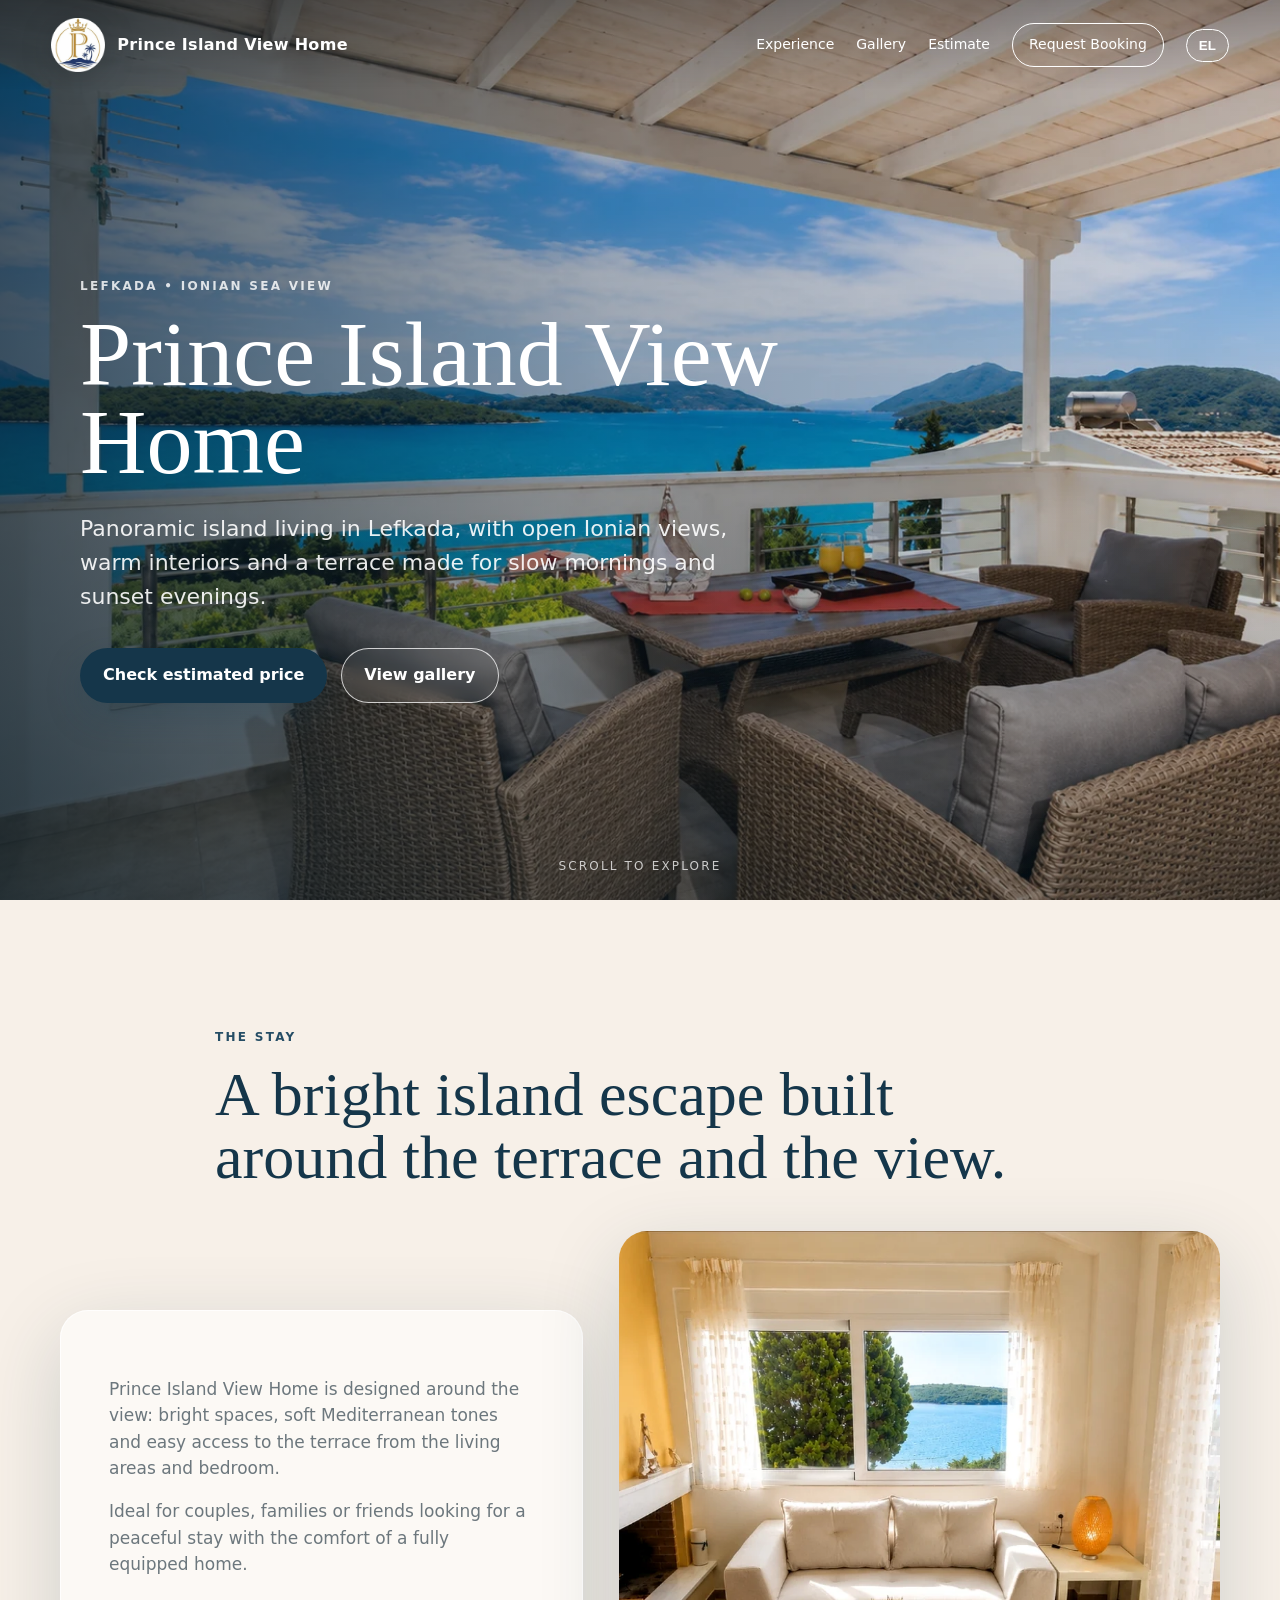
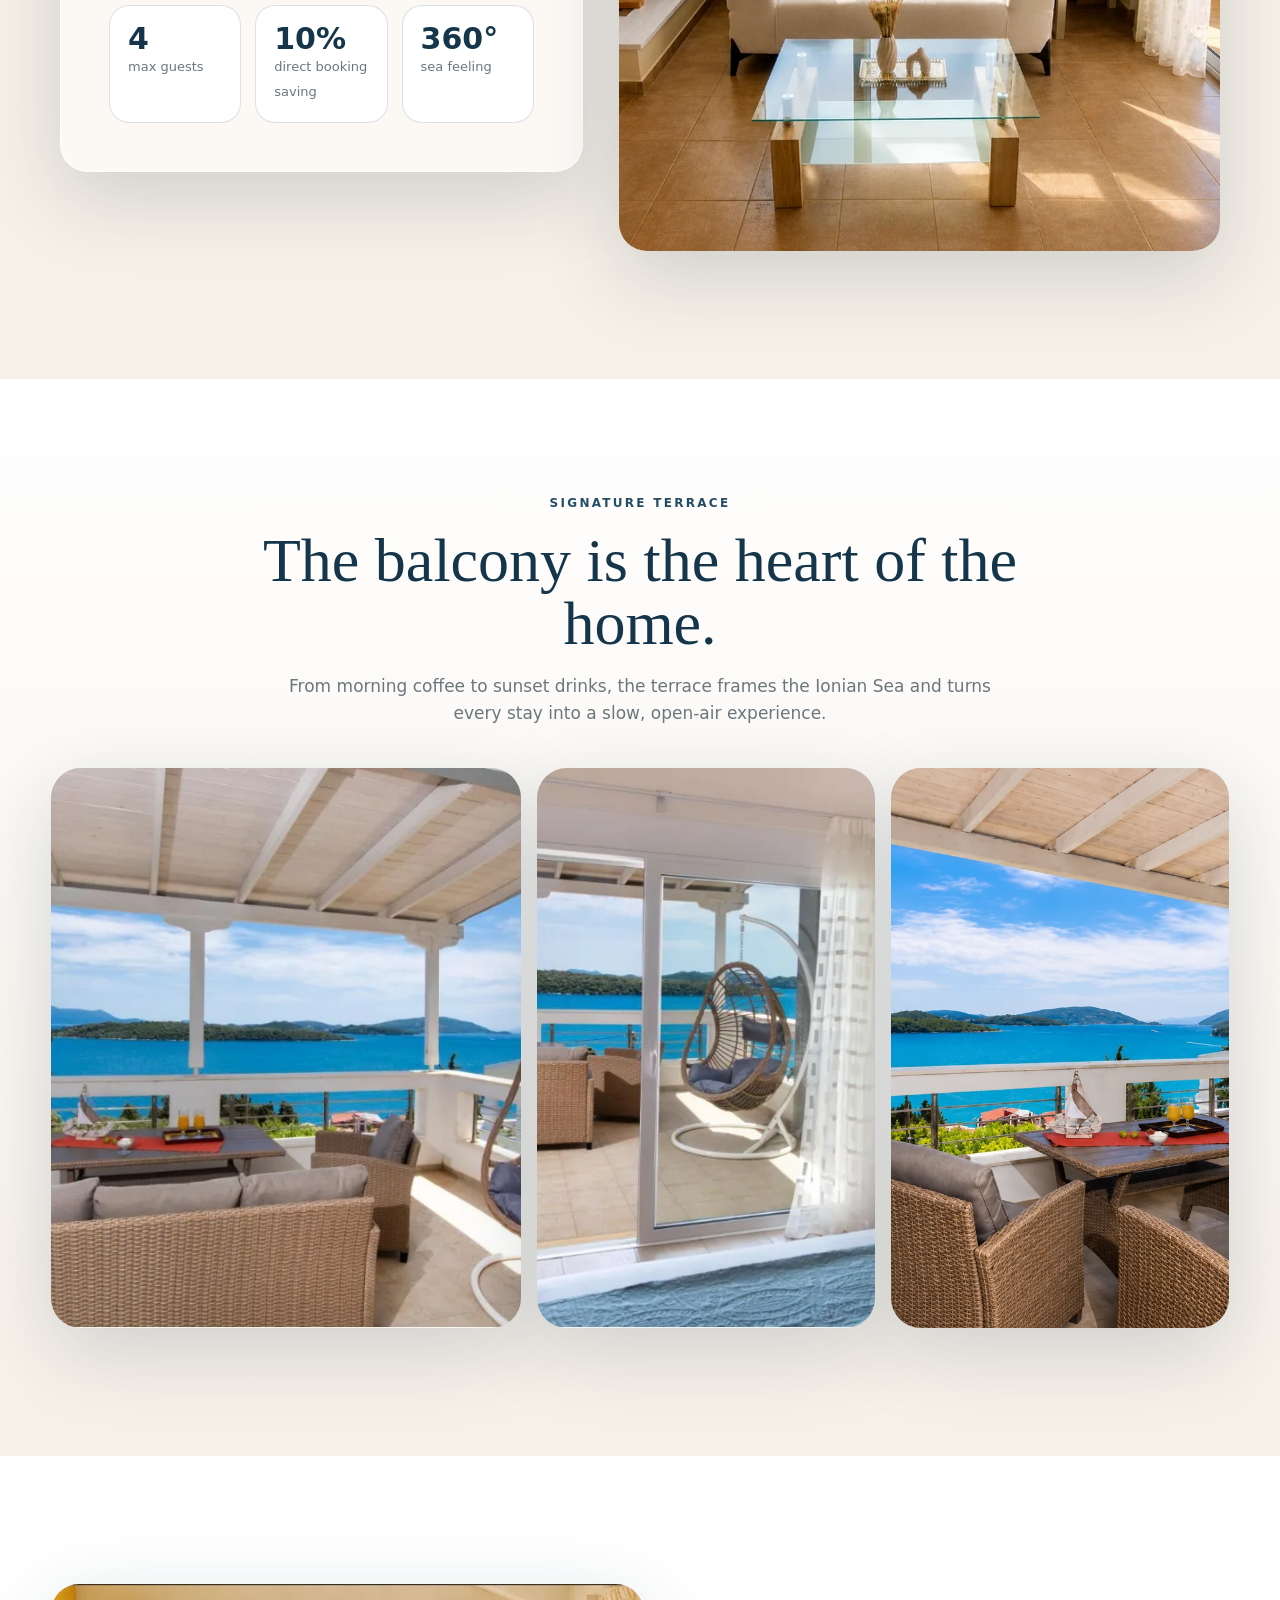
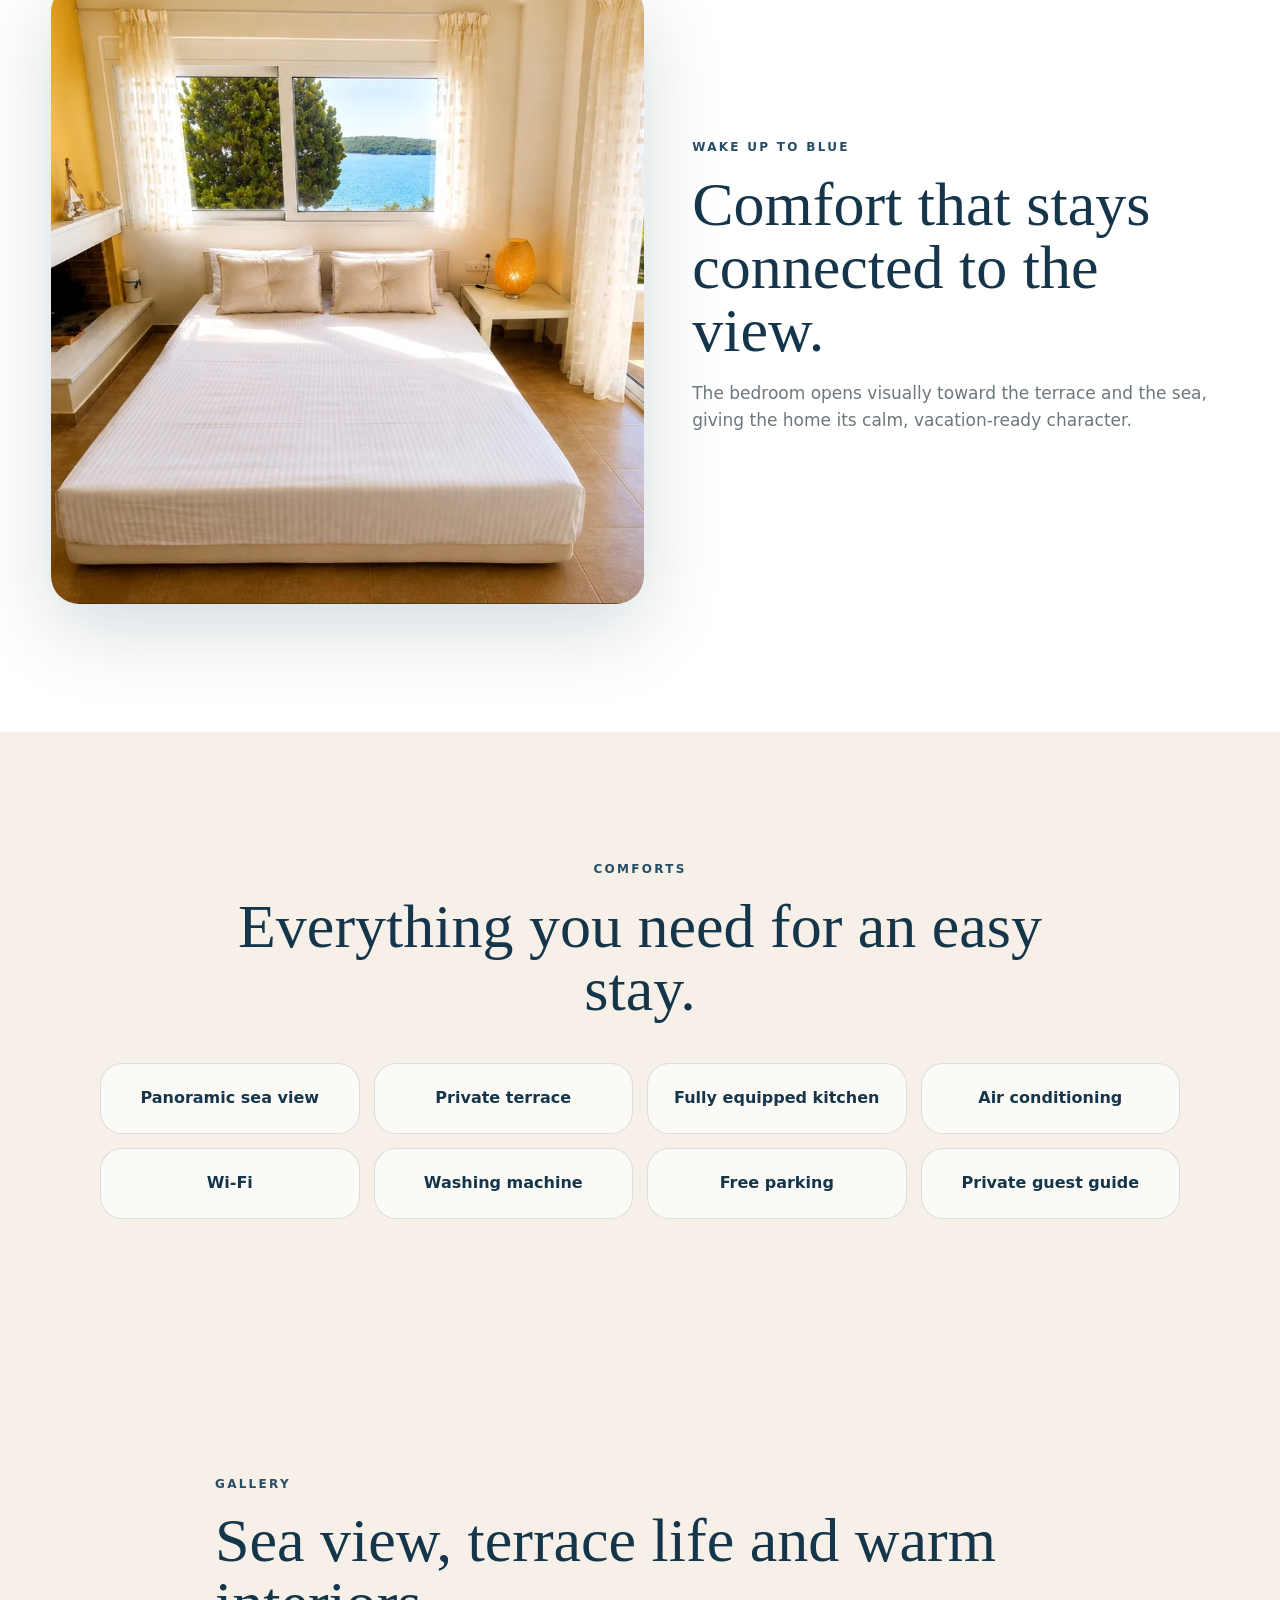
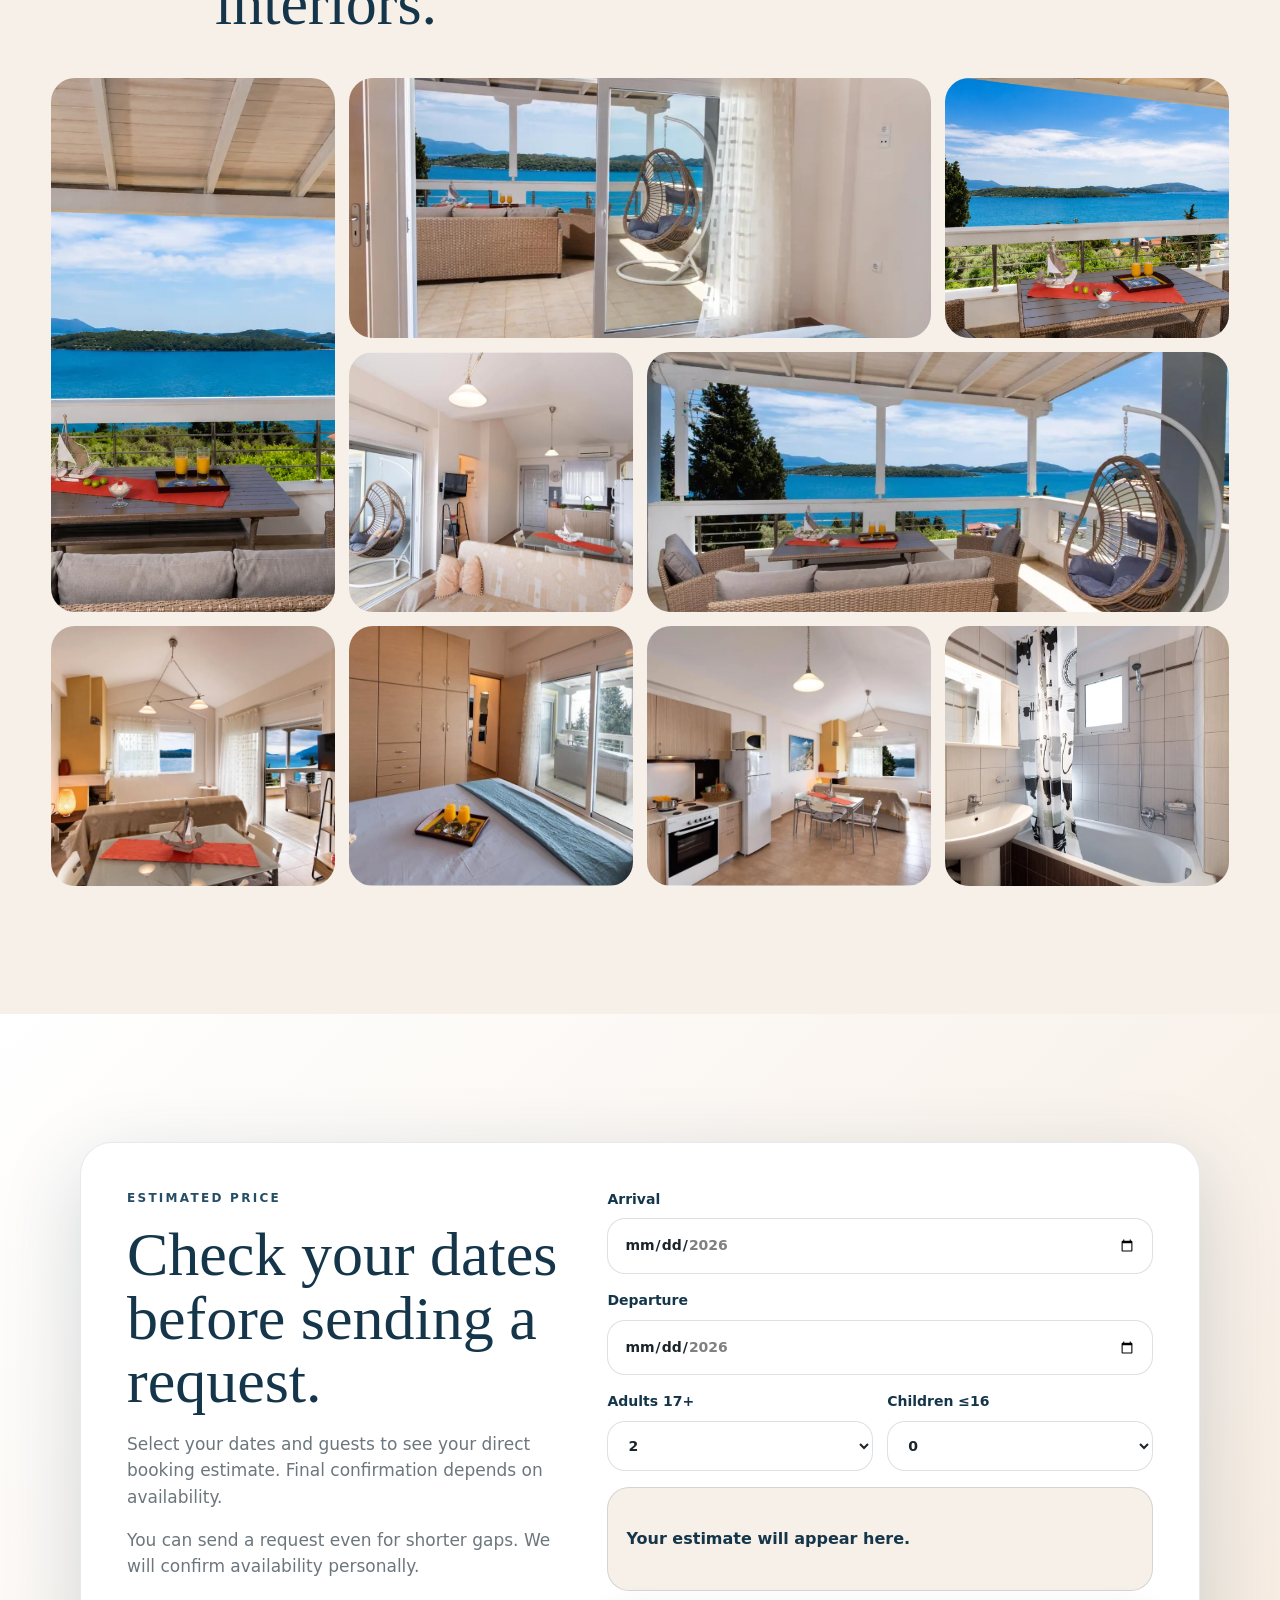
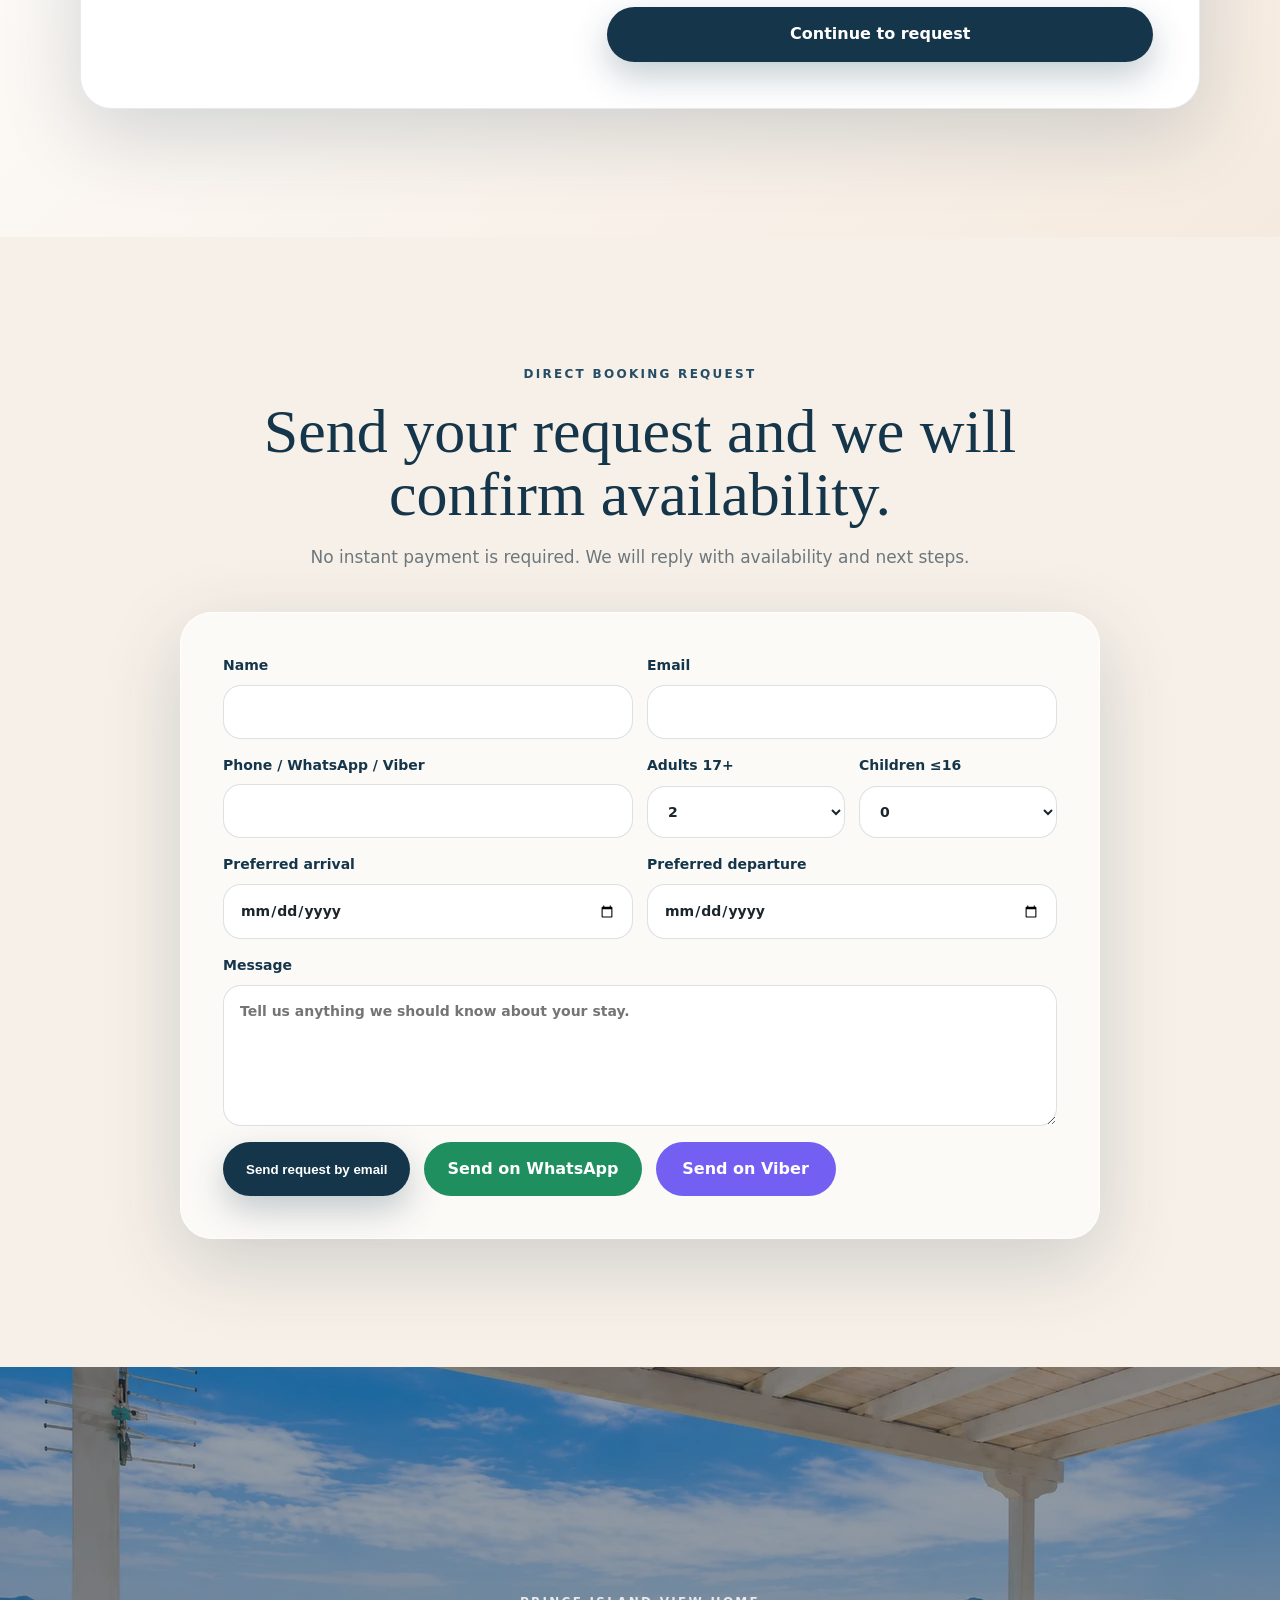
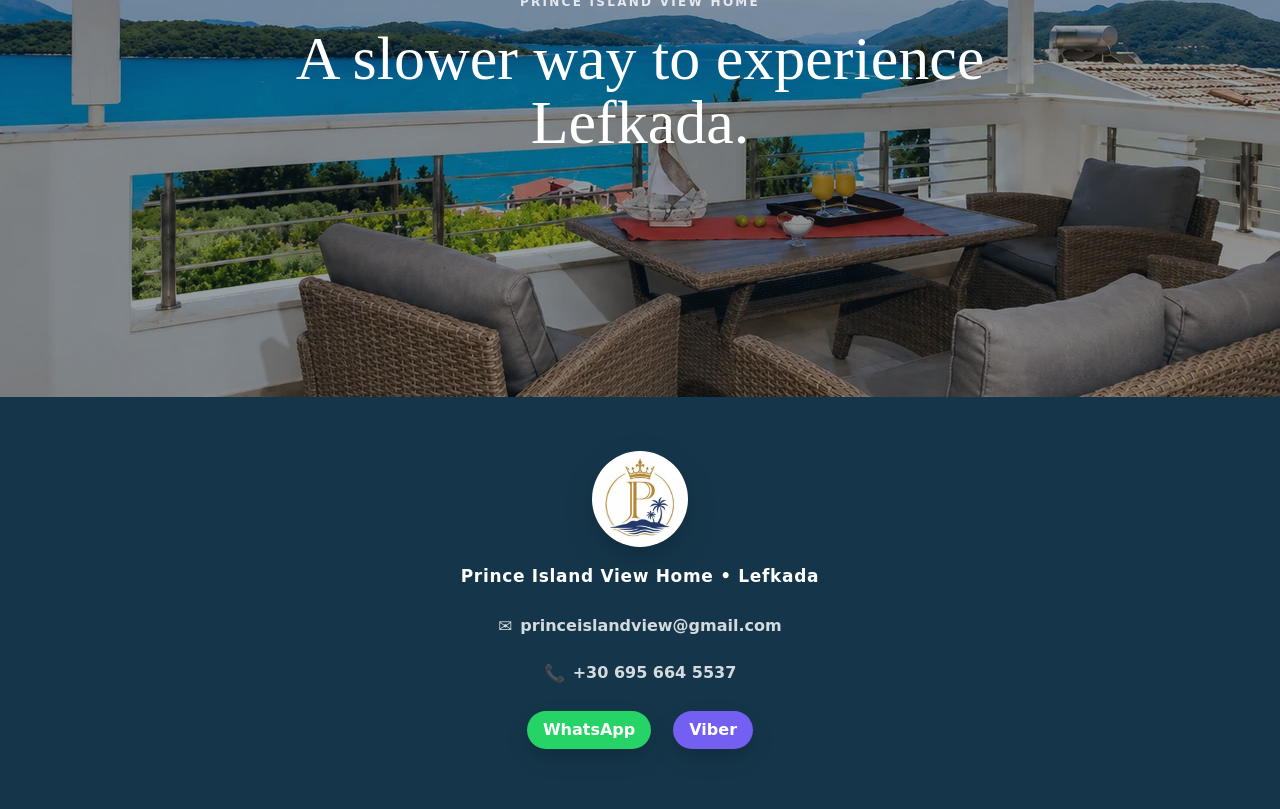
<file: index.html>
<!doctype html>
<html lang="en">
<head>
  <meta charset="utf-8">
  <meta name="google-site-verification" content="ccB4hi8SG_15r4oO28M_s-PxR7u2C56GcOAamSyatIQ" />
  <meta name="viewport" content="width=device-width, initial-scale=1">
  <meta name="robots" content="index, follow, max-image-preview:large">
  <link rel="canonical" href="https://princeislandview.com/">
  <title>Prince Island View Home | Luxury Sea View Stay in Lefkada</title>
  <meta name="description" content="Prince Island View Home is a warm Mediterranean apartment in Lefkada with panoramic Ionian sea views, terrace living and request-based direct bookings.">
  <meta property="og:type" content="website">
  <meta property="og:site_name" content="Prince Island View Home">
  <meta property="og:title" content="Prince Island View Home | Lefkada Sea View Stay">
  <meta property="og:description" content="Panoramic island living in Lefkada with a signature sea-view terrace, warm interiors and direct booking requests.">
  <meta property="og:url" content="https://princeislandview.com/">
  <meta property="og:image" content="https://princeislandview.com/assets/images/hero-terrace.webp">
  <meta name="twitter:card" content="summary_large_image">
  <meta name="twitter:title" content="Prince Island View Home | Lefkada Sea View Stay">
  <meta name="twitter:description" content="Panoramic island living in Lefkada with direct booking requests.">
  <meta name="twitter:image" content="https://princeislandview.com/assets/images/hero-terrace.webp">
  <script type="application/ld+json">
  {
    "@context": "https://schema.org",
    "@type": "LodgingBusiness",
    "name": "Prince Island View Home",
    "url": "https://princeislandview.com/",
    "email": "princeislandview@gmail.com",
    "telephone": "+306956645537",
    "address": {
      "@type": "PostalAddress",
      "addressLocality": "Lefkada",
      "addressCountry": "GR"
    },
    "image": "https://princeislandview.com/assets/images/hero-terrace.webp",
    "description": "Prince Island View Home is a Mediterranean sea-view stay in Lefkada with panoramic Ionian views, a signature terrace and direct booking requests.",
    "priceRange": "€€",
    "maximumAttendeeCapacity": 4
  }
  </script>
  <meta name="theme-color" content="#f7f0e8">
  <link rel="sitemap" type="application/xml" href="https://princeislandview.com/sitemap.xml">
  <link rel="preload" as="image" href="/assets/images/hero-terrace.webp">
  <link rel="stylesheet" href="/assets/styles.css">
</head>
<body>
  <header class="nav" id="nav">
    <a class="brand" href="#top" aria-label="Prince Island View Home">
      <img src="/assets/images/logo.png" alt="Prince Island View Home logo">
      <span>Prince Island View Home</span>
    </a>
    <nav>
      <a href="#experience" data-i18n="navExperience">Experience</a>
      <a href="#gallery" data-i18n="navGallery">Gallery</a>
      <a href="#calculator" data-i18n="navRates">Estimate</a>
      <a href="#request" class="nav-cta" data-i18n="navRequest">Request Booking</a>
      <button class="lang" id="langToggle" type="button" aria-label="Switch language">EL</button>
    </nav>
  </header>

  <main id="top">
    <section class="hero">
      <div class="hero-bg" aria-hidden="true"></div>
      <div class="hero-overlay"></div>
      <div class="hero-content">
        <p class="eyebrow" data-i18n="heroEyebrow">Lefkada • Ionian Sea View</p>
        <h1 data-i18n="heroTitle">Prince Island View Home</h1>
        <p class="hero-copy" data-i18n="heroCopy">Panoramic island living in Lefkada, with open Ionian views, warm interiors and a terrace made for slow mornings and sunset evenings.</p>
        <div class="hero-actions">
          <a href="#calculator" class="btn primary" data-i18n="heroBtnPrimary">Check estimated price</a>
          <a href="#gallery" class="btn ghost" data-i18n="heroBtnSecondary">View gallery</a>
        </div>
      </div>
      <div class="scroll-hint" data-i18n="scrollHint">Scroll to explore</div>
    </section>

    <section class="intro section" id="experience">
      <div class="section-heading">
        <p class="eyebrow dark" data-i18n="introEyebrow">The stay</p>
        <h2 data-i18n="introTitle">A bright island escape built around the terrace and the view.</h2>
      </div>
      <div class="intro-grid">
        <div class="intro-copy">
          <p data-i18n="introP1">Prince Island View Home is designed around the view: bright spaces, soft Mediterranean tones and easy access to the terrace from the living areas and bedroom.</p>
          <p data-i18n="introP2">Ideal for couples, families or friends looking for a peaceful stay with the comfort of a fully equipped home.</p>
          <div class="facts">
            <div><strong>4</strong><span data-i18n="factGuests">max guests</span></div>
            <div><strong>10%</strong><span data-i18n="factNights">direct booking saving</span></div>
            <div><strong>360°</strong><span data-i18n="factViews">sea feeling</span></div>
          </div>
        </div>
        <img src="/assets/images/living-room.webp" alt="Bright living room with sea view" loading="lazy">
      </div>
    </section>


    <section class="terrace-story section" id="terrace">
      <div class="section-heading center">
        <p class="eyebrow dark" data-i18n="terraceEyebrow">Signature terrace</p>
        <h2 data-i18n="terraceTitle">The balcony is the heart of the home.</h2>
        <p data-i18n="terraceCopy">From morning coffee to sunset drinks, the terrace frames the Ionian Sea and turns every stay into a slow, open-air experience.</p>
      </div>
      <div class="terrace-strip">
        <figure class="terrace-card large">
          <img src="/assets/images/terrace-bedroom-balcony-original.webp" alt="Bedroom opening directly to the sea-view terrace" loading="lazy">
        </figure>
        <figure class="terrace-card">
          <img src="/assets/images/terrace-lounge-original.webp" alt="Terrace lounge with panoramic Ionian Sea view" loading="lazy">
        </figure>
        <figure class="terrace-card">
          <img src="/assets/images/hero-terrace.webp" alt="Signature terrace dining area with panoramic sea view" loading="lazy">
        </figure>
      </div>
    </section>

    <section class="split section">
      <img src="/assets/images/bedroom-view.webp" alt="Bedroom with sea view" loading="lazy">
      <div>
        <p class="eyebrow dark" data-i18n="sleepEyebrow">Wake up to blue</p>
        <h2 data-i18n="sleepTitle">Comfort that stays connected to the view.</h2>
        <p data-i18n="sleepCopy">The bedroom opens visually toward the terrace and the sea, giving the home its calm, vacation-ready character.</p>
      </div>
    </section>

    <section class="amenities section">
      <div class="section-heading center">
        <p class="eyebrow dark" data-i18n="amenitiesEyebrow">Comforts</p>
        <h2 data-i18n="amenitiesTitle">Everything you need for an easy stay.</h2>
      </div>
      <div class="amenity-grid">
        <span data-i18n="a1">Panoramic sea view</span>
        <span data-i18n="a2">Private terrace</span>
        <span data-i18n="a3">Fully equipped kitchen</span>
        <span data-i18n="a4">Air conditioning</span>
        <span data-i18n="a5">Wi‑Fi</span>
        <span data-i18n="a6">Washing machine</span>
        <span data-i18n="a7">Free parking</span>
        <span data-i18n="a8">Self check‑in guide</span>
      </div>
    </section>

    <section class="gallery section" id="gallery">
      <div class="section-heading">
        <p class="eyebrow dark" data-i18n="galleryEyebrow">Gallery</p>
        <h2 data-i18n="galleryTitle">Sea view, terrace life and warm interiors.</h2>
      </div>
      <div class="gallery-grid terrace-first">
        <button class="photo tall"><img src="/assets/images/terrace-symmetry.webp" alt="Main terrace with panoramic sea view" loading="lazy"></button>
        <button class="photo wide"><img src="/assets/images/terrace-lounge-original.webp" alt="Terrace lounge overlooking the Ionian Sea" loading="lazy"></button>
        <button class="photo"><img src="/assets/images/terrace-open-view.webp" alt="Open terrace sea view" loading="lazy"></button>
        <button class="photo"><img src="/assets/images/balcony-chair.webp" alt="Balcony hanging chair with view" loading="lazy"></button>
        <button class="photo wide"><img src="/assets/images/terrace-bedroom-balcony-original.webp" alt="Bedroom opening to balcony and view" loading="lazy"></button>
        <button class="photo"><img src="/assets/images/indoor-outdoor.webp" alt="Living area and terrace" loading="lazy"></button>
        <button class="photo"><img src="/assets/images/bedroom-terrace.webp" alt="Bedroom with terrace access" loading="lazy"></button>
        <button class="photo"><img src="/assets/images/kitchen-dining.webp" alt="Kitchen and dining area" loading="lazy"></button>
        <button class="photo"><img src="/assets/images/bathroom.webp" alt="Bathroom" loading="lazy"></button>
      </div>
    </section>

    <section class="calculator section" id="calculator">
      <div class="calc-card">
        <div class="calc-copy">
          <p class="eyebrow dark" data-i18n="calcEyebrow">Estimated price</p>
          <h2 data-i18n="calcTitle">Check your dates before sending a request.</h2>
          <p data-i18n="calcCopy">Select your dates and guests to see an estimated total. Final confirmation depends on availability.</p>
          <p class="soft-note" data-i18n="calcNote">You can send a request even for shorter gaps. We will confirm availability personally.</p>
        </div>
        <form class="calc-form" id="priceForm">
          <label>
            <span data-i18n="arrival">Arrival</span>
            <input type="date" id="arrival" min="2026-05-21" max="2026-10-11" required>
          </label>
          <label>
            <span data-i18n="departure">Departure</span>
            <input type="date" id="departure" min="2026-05-22" max="2026-10-12" required>
          </label>
          <div class="two">
            <label>
              <span data-i18n="adults">Adults 17+</span>
              <select id="adults">
                <option value="1">1</option>
                <option value="2" selected>2</option>
                <option value="3">3</option>
                <option value="4">4</option>
              </select>
            </label>
            <label>
              <span data-i18n="children">Children ≤16</span>
              <select id="children">
                <option value="0" selected>0</option>
                <option value="1">1</option>
                <option value="2">2</option>
                <option value="3">3</option>
              </select>
            </label>
          </div>
          <div class="result" id="result">
            <span data-i18n="resultPlaceholder">Your direct booking estimate will appear here.</span>
          </div>
          <a href="#request" class="btn primary full" id="requestWithPrice" data-i18n="continueRequest">Continue to request</a>
        </form>
      </div>
    </section>

    <section class="request section" id="request">
      <div class="section-heading center">
        <p class="eyebrow dark" data-i18n="requestEyebrow">Direct booking request</p>
        <h2 data-i18n="requestTitle">Send your request and we will confirm availability.</h2>
        <p data-i18n="requestCopy">No instant payment is required. We will reply with availability and next steps.</p>
      </div>
      <form class="request-form" id="bookingRequestForm" name="booking-request" method="POST" data-netlify="true" netlify-honeypot="bot-field">
        <input type="hidden" name="form-name" value="booking-request">
        <p class="hidden"><label>Don’t fill this out: <input name="bot-field"></label></p>
        <input type="hidden" name="estimated_price" id="estimatedPriceField">
        <input type="hidden" name="calculated_dates" id="calculatedDatesField">
        <div class="two">
          <label><span data-i18n="name">Name</span><input name="name" type="text" required></label>
          <label><span>Email</span><input name="email" type="email" required></label>
        </div>
        <div class="two">
          <label><span data-i18n="phone">Phone / WhatsApp / Viber</span><input name="phone" type="tel" required></label>
          <div class="guest-pair">
            <label>
              <span data-i18n="reqAdults">Adults 17+</span>
              <select name="adults" id="requestAdults">
                <option value="1">1</option>
                <option value="2" selected>2</option>
                <option value="3">3</option>
                <option value="4">4</option>
              </select>
            </label>
            <label>
              <span data-i18n="reqChildren">Children ≤16</span>
              <select name="children" id="requestChildren">
                <option value="0" selected>0</option>
                <option value="1">1</option>
                <option value="2">2</option>
                <option value="3">3</option>
              </select>
            </label>
          </div>
        </div>
        <div class="two">
          <label><span data-i18n="reqArrival">Preferred arrival</span><input name="arrival" type="date"></label>
          <label><span data-i18n="reqDeparture">Preferred departure</span><input name="departure" type="date"></label>
        </div>
        <label><span data-i18n="message">Message</span><textarea name="message" rows="5" data-i18n-placeholder="messagePlaceholder" placeholder="Tell us anything we should know about your stay."></textarea></label>
        <div class="request-status" id="requestStatus" aria-live="polite"></div>
        <div class="form-actions contact-actions">
          <button class="btn primary" type="submit" data-i18n="sendRequest">Send request by email</button>
          <a class="btn whatsapp" id="whatsappLink" href="https://wa.me/306956645537" target="_blank" rel="noopener" data-i18n="whatsapp">Send on WhatsApp</a>
          <a class="btn viber" id="viberLink" href="viber://chat?number=%2B306956645537" data-i18n="viber">Send on Viber</a>
        </div>
      </form>
    </section>

    <section class="final-image">
      <img src="/assets/images/terrace-final.webp" alt="Terrace with panoramic sea view" loading="lazy">
      <div>
        <p class="eyebrow" data-i18n="finalEyebrow">Prince Island View Home</p>
        <h2 data-i18n="finalTitle">A slower way to experience Lefkada.</h2>
      </div>
    </section>
  </main>

  <footer>
    <img src="/assets/images/logo.png" alt="Prince Island View Home logo">
    <p class="footer-brand">Prince Island View Home • Lefkada</p>
    <div class="footer-contact">
      <a class="footer-line" href="mailto:princeislandview@gmail.com" aria-label="Email Prince Island View Home">
        <span class="contact-icon">✉️</span>
        <span>princeislandview@gmail.com</span>
      </a>
      <a class="footer-line" href="tel:+306956645537" aria-label="Call Prince Island View Home">
        <span class="contact-icon">📞</span>
        <span>+30 695 664 5537</span>
      </a>
      <div class="footer-socials" aria-label="Messaging apps">
        <a class="social-chip whatsapp-chip" href="https://wa.me/306956645537" target="_blank" rel="noopener" aria-label="WhatsApp">
          <span>WhatsApp</span>
        </a>
        <a class="social-chip viber-chip" href="viber://chat?number=%2B306956645537" aria-label="Viber">
          <span>Viber</span>
        </a>
      </div>
    </div>
  </footer>

  <dialog id="lightbox">
    <button id="closeLightbox" aria-label="Close">×</button>
    <img id="lightboxImg" alt="">
  </dialog>

  <script src="/assets/script.js"></script>
</body>
</html>
</file>
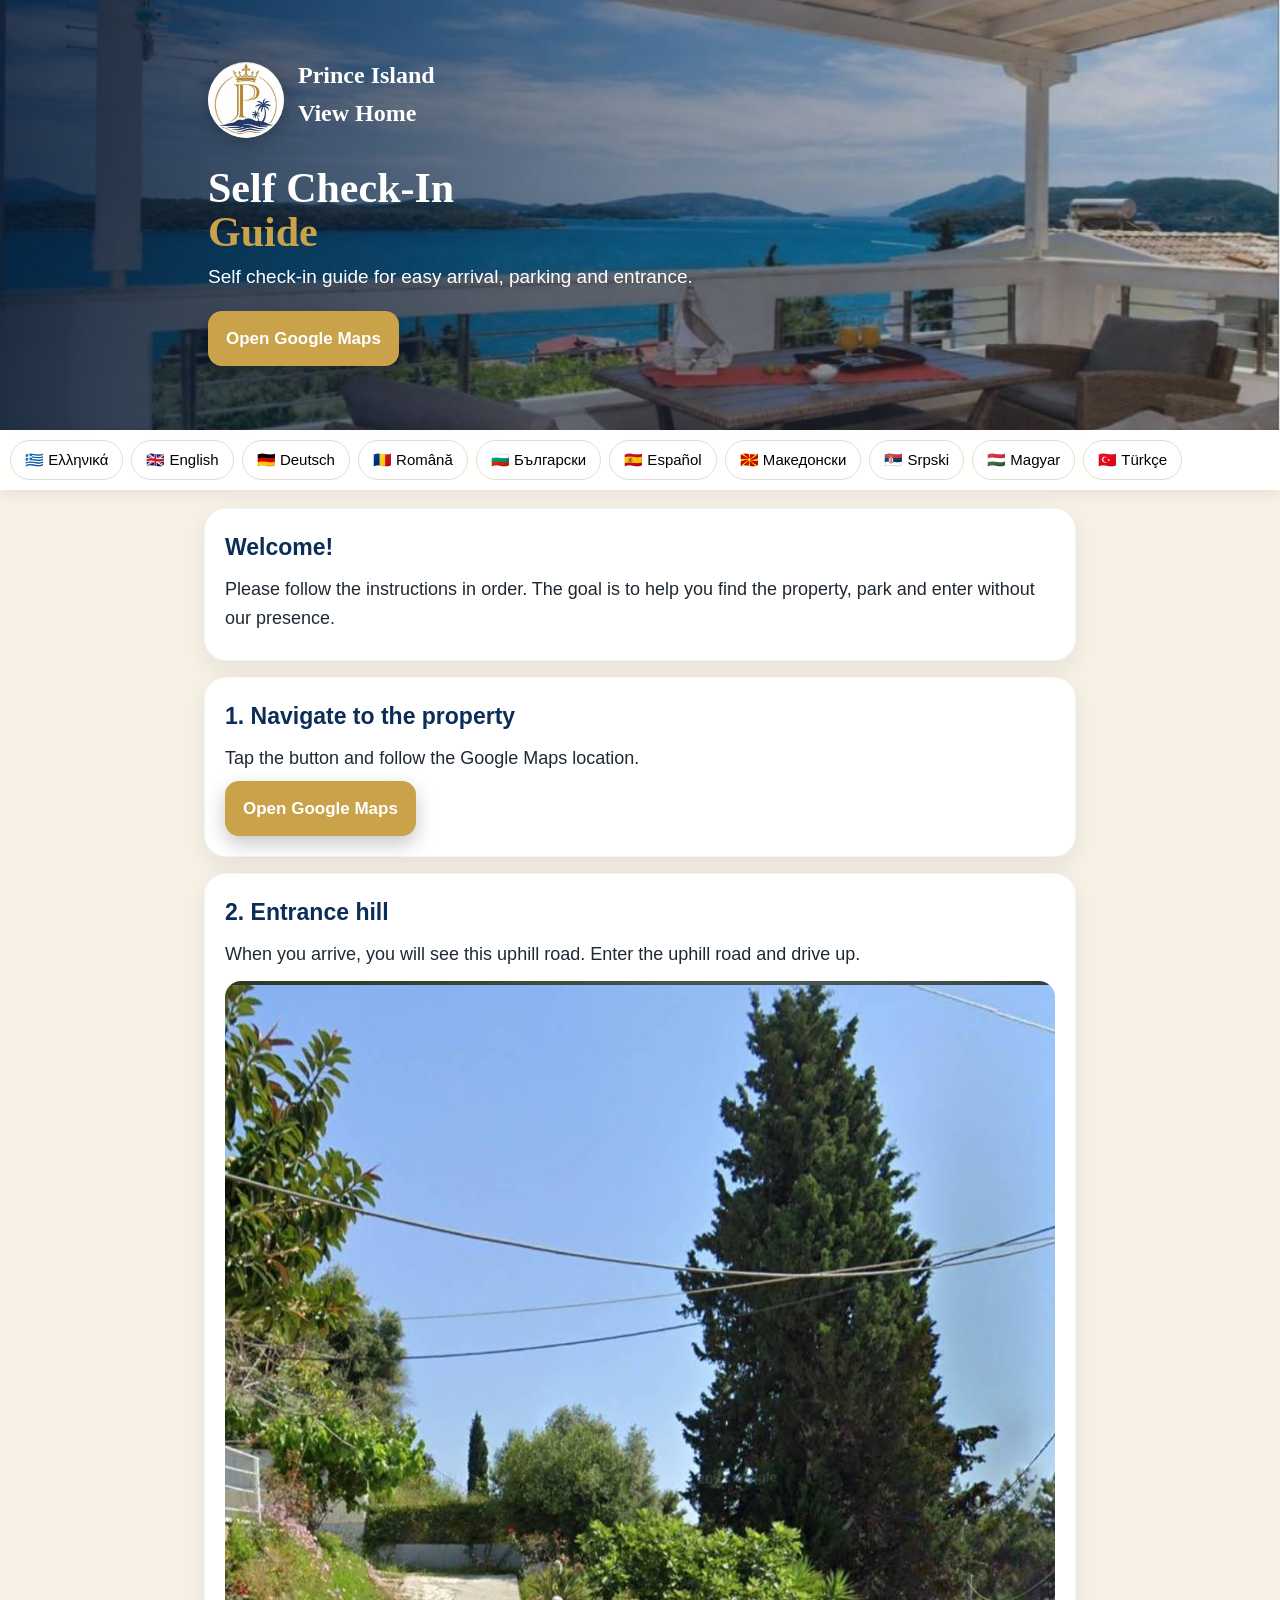
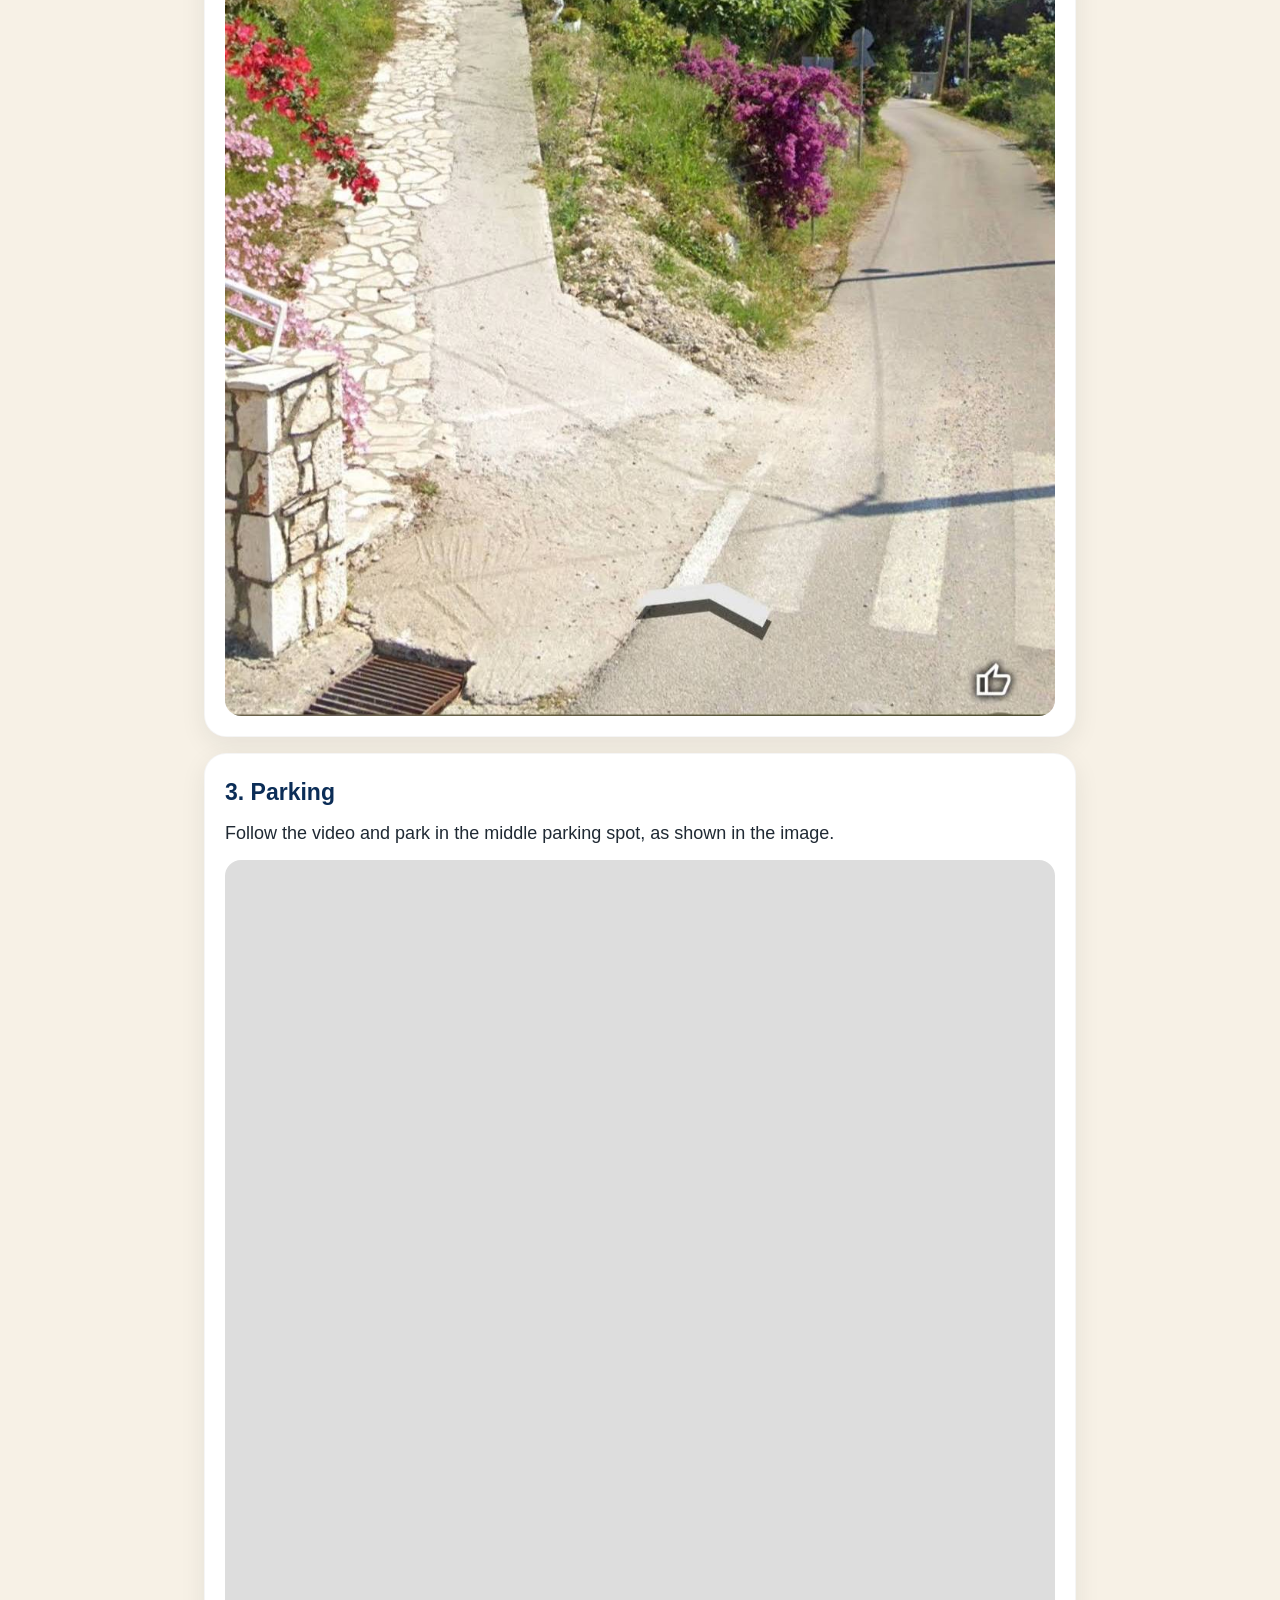
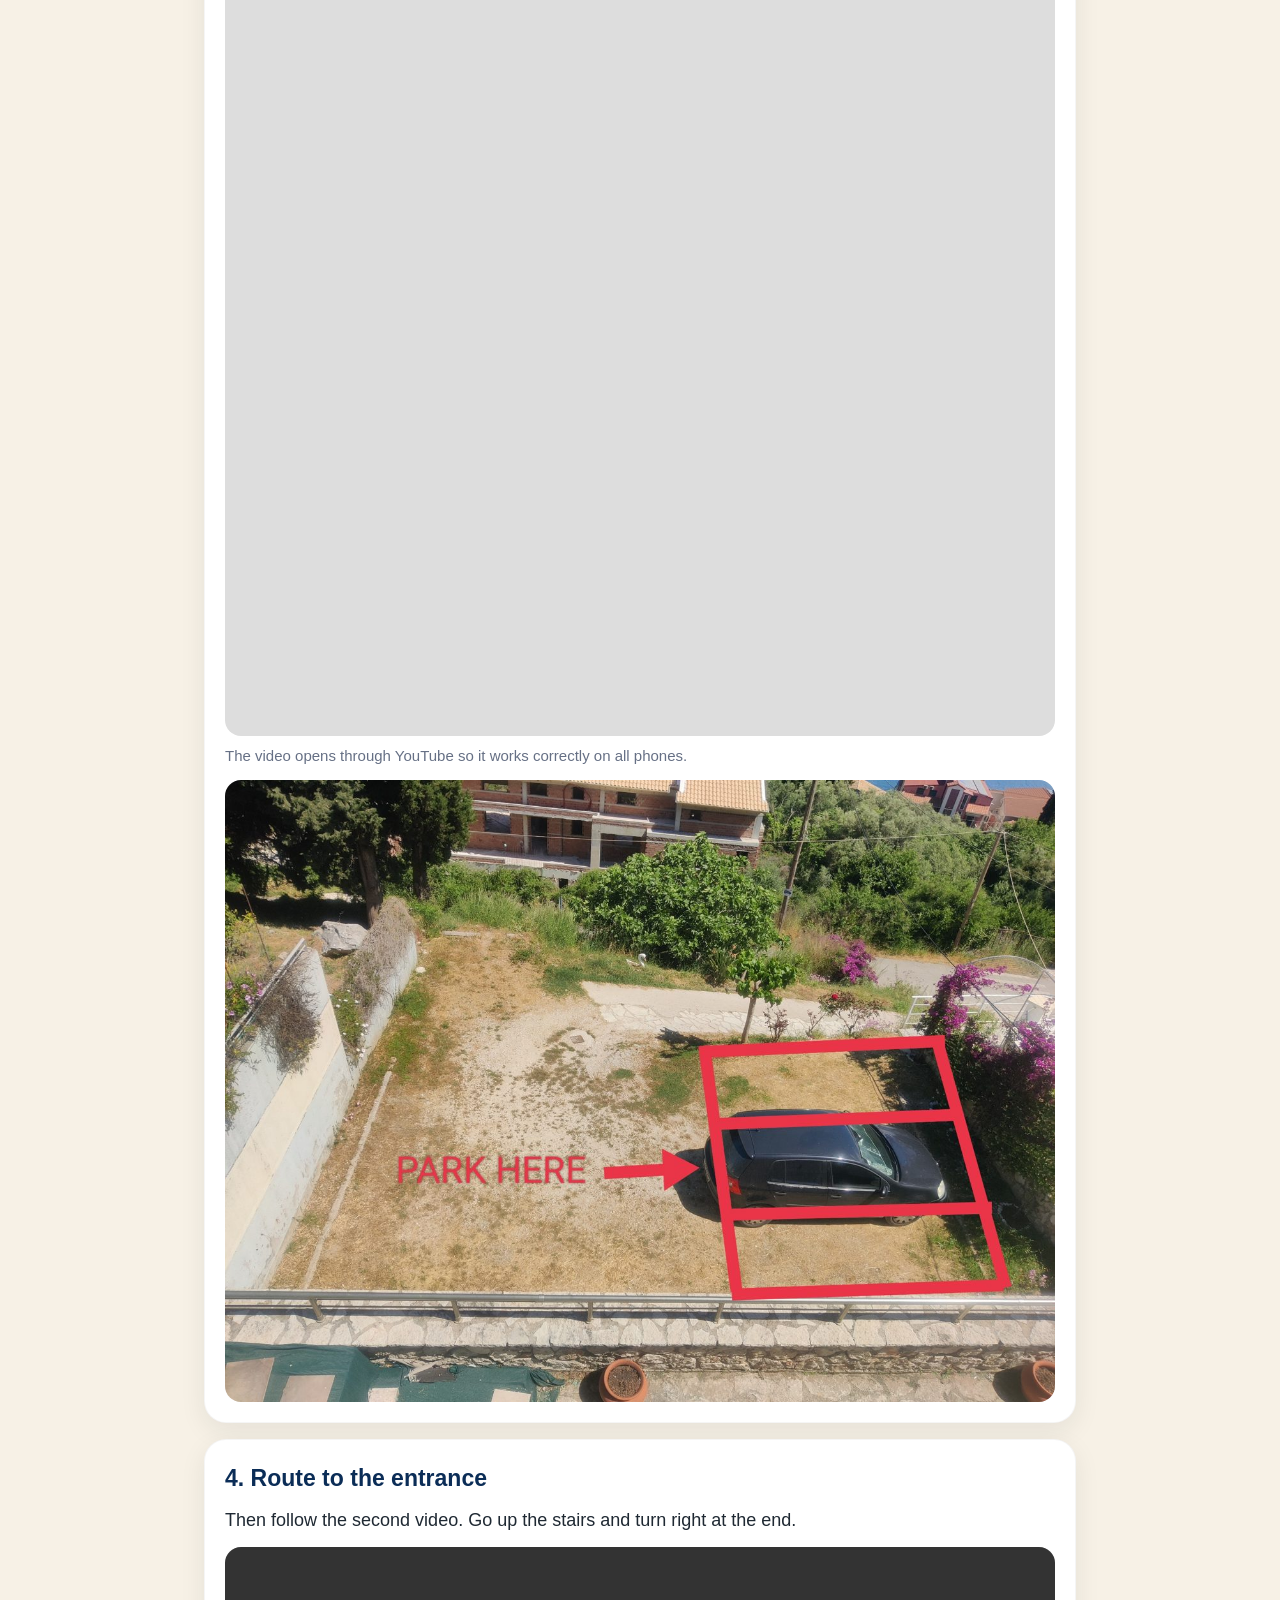
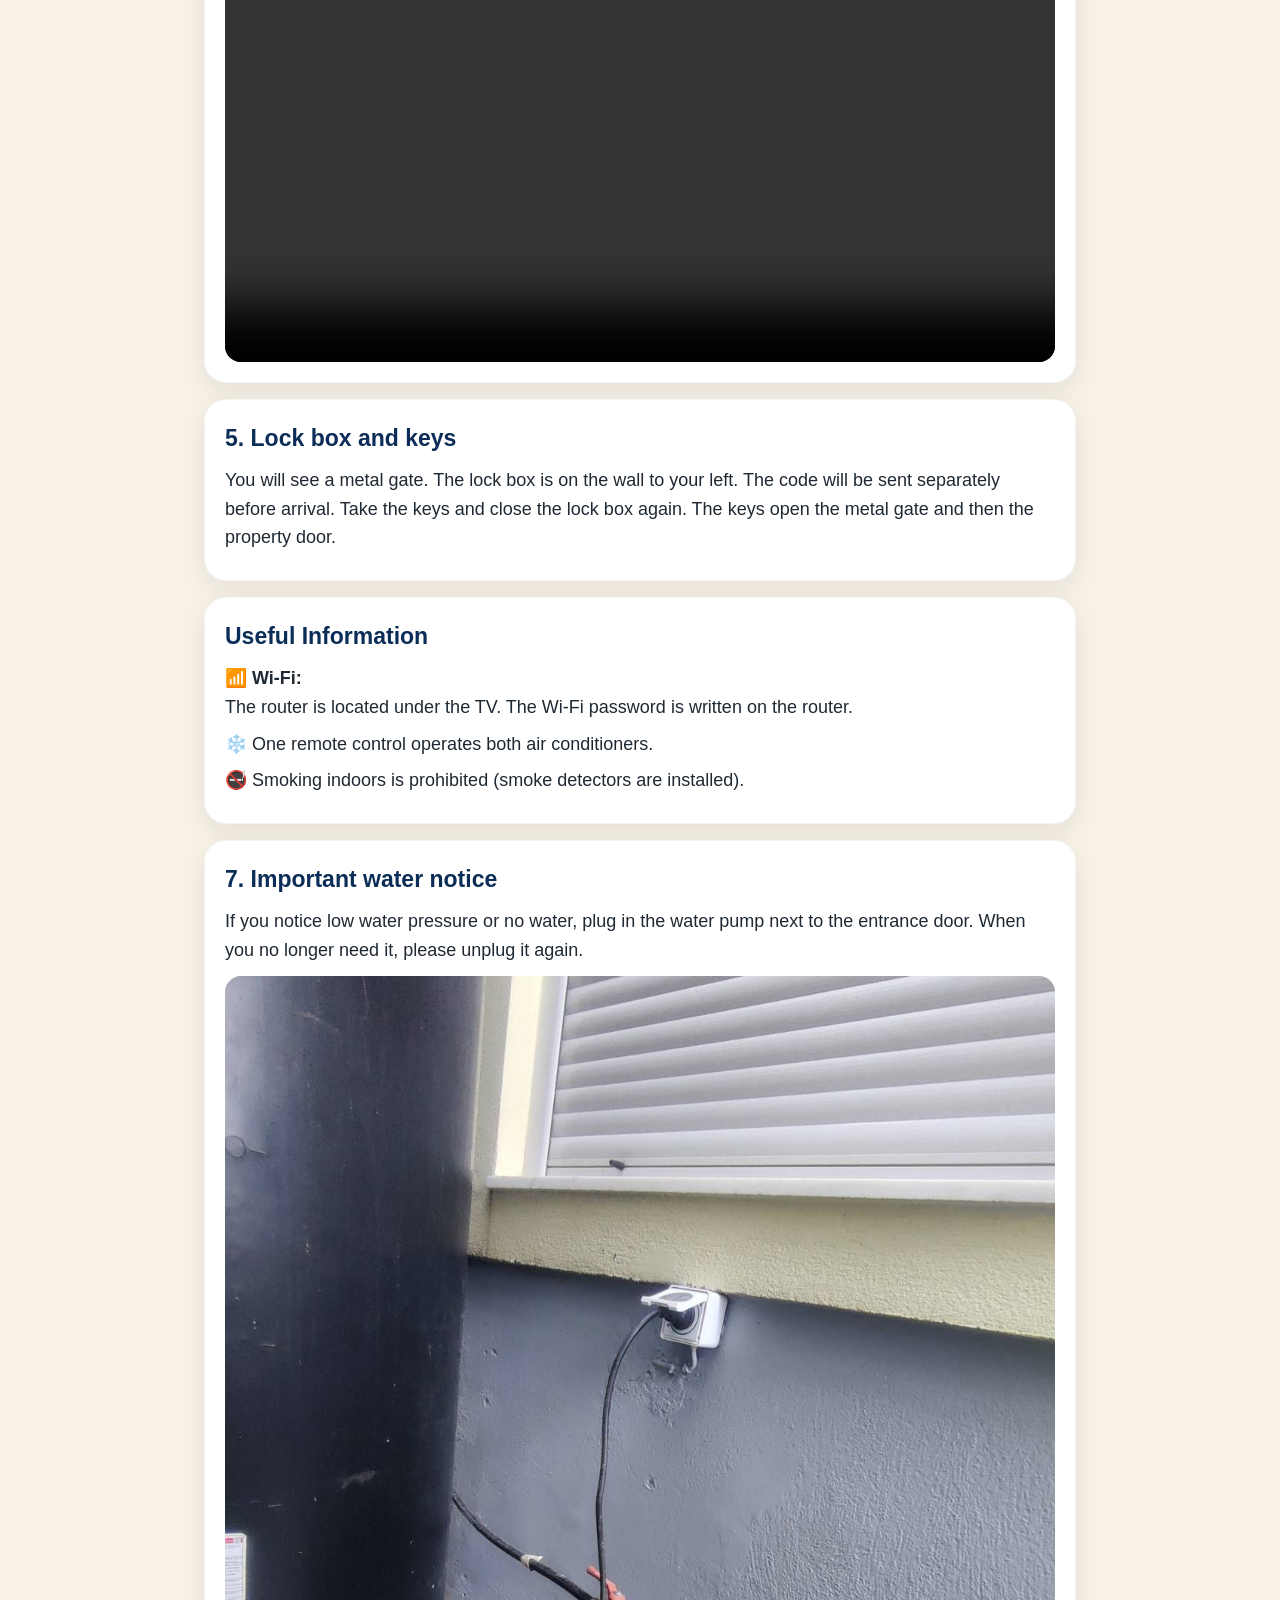
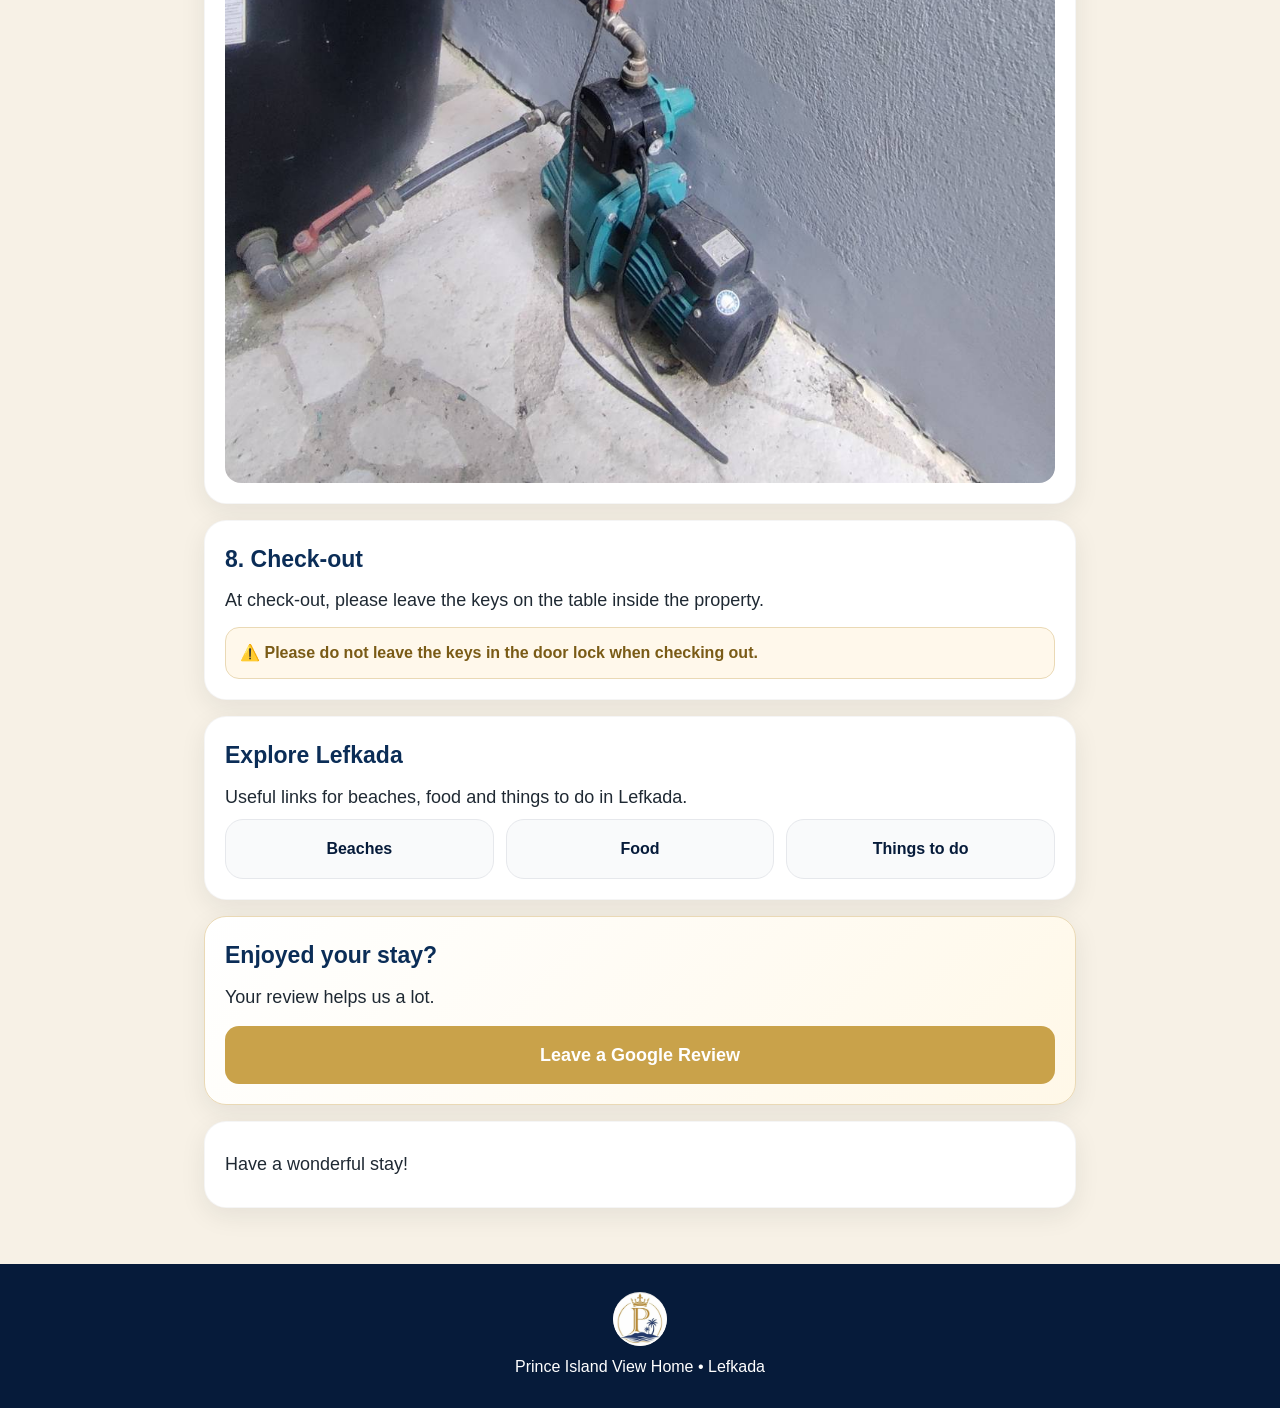
<file: welcome-piv-2026/index.html>
<!doctype html><html lang="el"><head><meta charset="utf-8"><meta name="viewport" content="width=device-width,initial-scale=1"><title>Prince Island View Home</title>
<style>
:root{--navy:#061b3a;--gold:#c9a24a;--cream:#f7f1e6;--text:#1f2933}
*{box-sizing:border-box}body{margin:0;font-family:-apple-system,BlinkMacSystemFont,"Segoe UI",Arial,sans-serif;background:var(--cream);color:var(--text);line-height:1.6}
.hero{position:relative;min-height:430px;background:url('assets/hero-view.jpg') center/cover no-repeat;color:white;display:flex;align-items:flex-end}.hero:before{content:"";position:absolute;inset:0;background:linear-gradient(90deg,rgba(4,22,47,.82),rgba(4,22,47,.42),rgba(4,22,47,.12))}
.hero-inner{position:relative;z-index:1;padding:28px 18px 42px;max-width:900px;width:100%;margin:auto}.logo-row{display:flex;align-items:center;gap:14px;margin-bottom:28px}.logo-row img{width:76px;height:76px;object-fit:contain;border-radius:50%;filter:drop-shadow(0 4px 10px rgba(0,0,0,.25))}
.logo-text{font-family:Georgia,serif;font-size:24px;font-weight:700}.hero h1{font-family:Georgia,serif;font-size:42px;line-height:1.05;margin:0 0 8px}.hero h1 span{color:var(--gold)}.hero p{font-size:19px;margin:0 0 18px;max-width:540px}
.mapbtn{display:inline-block;background:var(--gold);color:white;text-decoration:none;border-radius:14px;padding:14px 18px;font-weight:800;font-size:17px;box-shadow:0 8px 20px rgba(0,0,0,.22)}
.langbar{position:sticky;top:0;z-index:20;background:rgba(255,255,255,.96);backdrop-filter:blur(8px);padding:10px;display:flex;gap:8px;overflow-x:auto;box-shadow:0 3px 16px rgba(0,0,0,.08)}.langbar button{border:1px solid #e1ddd2;background:white;padding:10px 14px;border-radius:999px;font-size:15px;white-space:nowrap}.langbar button.active{background:#0f6f78;color:white;font-weight:800}
main{max-width:900px;margin:auto;padding:18px 14px 40px}.notice{background:#fff8eb;border:1px solid #ead9b5;border-left:6px solid var(--gold);border-radius:18px;padding:14px 16px;margin-bottom:16px;color:#5d4b26}.card{background:white;border-radius:22px;padding:20px;margin-bottom:16px;box-shadow:0 8px 26px rgba(28,33,38,.08);border:1px solid rgba(0,0,0,.04)}.card h2{margin:0 0 9px;color:#0b2d57;font-size:23px}.card p{font-size:18px;margin:8px 0}img,video{width:100%;border-radius:16px;margin-top:12px;display:block;background:#ddd}.youtube{display:block;background:#cc0000;color:white;text-align:center;text-decoration:none;font-size:20px;font-weight:800;padding:16px;border-radius:15px;margin-top:12px}.grid{display:grid;grid-template-columns:repeat(3,1fr);gap:12px}.linkcard{background:#f9fafb;border:1px solid #e6e8ec;border-radius:18px;padding:16px;text-decoration:none;color:#061b3a;font-weight:800;text-align:center}.review{background:linear-gradient(135deg,#fff,#fff8e8);border:1px solid #ead9b5}.reviewbtn{display:block;background:var(--gold);color:white;text-align:center;text-decoration:none;font-size:18px;font-weight:800;padding:15px;border-radius:14px;margin-top:14px}footer{background:#061b3a;color:white;text-align:center;padding:28px 18px}footer img{width:54px;height:54px;object-fit:contain;margin:auto auto 8px;border-radius:50%}.small{color:#667085;font-size:15px!important}
@media(max-width:640px){.hero{min-height:420px}.hero h1{font-size:34px}.logo-row img{width:62px;height:62px}.logo-text{font-size:20px}.card{padding:17px;border-radius:19px}.card h2{font-size:21px}.card p{font-size:17px}.grid{grid-template-columns:1fr}}
</style></head><body>
<header class="hero"><div class="hero-inner"><div class="logo-row"><img src="assets/logo.png"><div class="logo-text">Prince Island<br>View Home</div></div><h1>Self Check‑In<br><span>Guide</span></h1><p id="sub"></p><a class="mapbtn" id="hero_map" href="https://maps.app.goo.gl/drizk95gSyinNs3S8" target="_blank"></a></div></header>
<nav class="langbar" id="langbar"></nav><main>

<section class="card"><h2 id="welcome"></h2><p id="intro"></p></section>
<section class="card"><h2 id="map_t"></h2><p id="map"></p><a class="mapbtn" id="map_b" href="https://maps.app.goo.gl/drizk95gSyinNs3S8" target="_blank"></a></section>
<section class="card"><h2 id="hill_t"></h2><p id="hill"></p><img src="assets/uphill.jpg"></section>
<section class="card"><h2 id="park_t"></h2><p id="park"></p><div style="position:relative;padding-bottom:177.78%;height:0;overflow:hidden;border-radius:16px;margin-top:12px;background:#ddd">
<iframe src="https://www.youtube.com/embed/2SisIyOJG0U"
title="Parking Video"
style="position:absolute;top:0;left:0;width:100%;height:100%;border:0"
allow="accelerometer; autoplay; clipboard-write; encrypted-media; gyroscope; picture-in-picture; web-share"
allowfullscreen></iframe>
</div><p class="small" id="video_note"></p><img src="assets/parking.jpg"></section>
<section class="card"><h2 id="entr_t"></h2><p id="entr"></p><video controls playsinline preload="metadata" src="assets/entrance.mp4"></video></section>
<section class="card"><h2 id="lock_t"></h2><p id="lock"></p></section>
<section class="card">
<h2 id="info_t"></h2>
<p>📶 <strong>Wi‑Fi:</strong><br><span id="wifi"></span></p>
<p>❄️ <span id="ac_info"></span></p>
<p>🚭 <span id="smoke_info"></span></p>
</section>
<section class="card"><h2 id="water_t"></h2><p id="water"></p><img src="assets/pump.jpg"></section>
<section class="card"><h2 id="checkout_t"></h2><p id="checkout"></p>
<div style="margin-top:12px;padding:12px 14px;background:#fff8eb;border:1px solid #ead9b5;border-radius:14px;color:#7a5b16;font-size:16px;font-weight:600">
⚠️ <span id="door_notice">Please do not leave the keys in the door lock when checking out.</span>
</div>

</section>
<section class="card"><h2 id="explore_t"></h2><p id="explore"></p><div class="grid"><a class="linkcard" id="beaches" href="https://www.visitgreece.gr/experiences/beaches/beloved-beaches/the-beaches-of-lefkada/" target="_blank"></a><a class="linkcard" id="food" href="https://lefkadaslowguide.gr/en/food-and-entertainment/dining/" target="_blank"></a><a class="linkcard" id="things" href="https://www.visitgreece.gr/experiences/" target="_blank"></a></div></section>
<section class="card review"><h2 id="review_t"></h2><p id="review"></p><a class="reviewbtn" id="review_b" href="https://maps.app.goo.gl/GSMyHcPcQStunDH1A" target="_blank"></a></section>
<section class="card"><p id="bye"></p></section></main><footer><img src="assets/logo.png"><div>Prince Island View Home • Lefkada</div></footer>
<script>
const T={"el": {"lang": "Ελληνικά", "sub": "Self check‑in guide για εύκολη άφιξη, parking και είσοδο.", "welcome": "Καλώς ήρθατε!", "intro": "Ακολουθήστε τις οδηγίες με τη σειρά. Ο στόχος είναι να φτάσετε στο κατάλυμα, να παρκάρετε και να μπείτε χωρίς να χρειαστεί η παρουσία μας.", "map_t": "1. Πλοήγηση στο κατάλυμα", "map": "Πατήστε το κουμπί και ακολουθήστε την τοποθεσία στο Google Maps.", "map_b": "Άνοιγμα Google Maps", "hill_t": "2. Ανηφόρα εισόδου", "hill": "Όταν φτάσετε στο σημείο, θα δείτε αυτή την ανηφόρα. Μπείτε στην ανηφόρα και ανεβείτε με το όχημα.", "park_t": "3. Parking", "park": "Ακολουθήστε το βίντεο και σταθμεύστε στη μεσαία θέση parking, όπως φαίνεται στην εικόνα.", "video_note": "Το βίντεο είναι μέσω YouTube ώστε να παίζει σωστά σε όλα τα κινητά.", "entr_t": "4. Πορεία προς την είσοδο", "entr": "Στη συνέχεια ακολουθήστε το δεύτερο βίντεο. Ανεβείτε τη σκάλα και στο τέλος στρίψτε δεξιά.", "lock_t": "5. Lock box και κλειδιά", "lock": "Θα συναντήσετε μια σιδερένια πόρτα. Στον τοίχο αριστερά βρίσκεται το lock box. Ο κωδικός θα σας σταλεί ξεχωριστά πριν την άφιξή σας. Πάρτε τα κλειδιά και κλείστε ξανά το lock box. Τα κλειδιά ανοίγουν τη σιδερένια πόρτα και μετά την πόρτα του καταλύματος.", "wifi_t": "6. Wi‑Fi", "wifi": "Το router βρίσκεται κάτω από την τηλεόραση. Ο κωδικός Wi‑Fi αναγράφεται πάνω στο router.", "water_t": "7. Σημαντικό για το νερό", "water": "Αν παρατηρήσετε χαμηλή πίεση νερού ή διακοπή νερού, συνδέστε στην πρίζα την αντλία που βρίσκεται δίπλα από την εξώπορτα, όπως στη φωτογραφία. Όταν δεν τη χρειάζεστε πλέον, παρακαλούμε αποσυνδέστε την.", "checkout_t": "8. Check‑out", "checkout": "Κατά το check‑out, παρακαλούμε αφήστε τα κλειδιά πάνω στο τραπέζι μέσα στο κατάλυμα.", "explore_t": "Explore Lefkada", "explore": "Χρήσιμα links για παραλίες, φαγητό και δραστηριότητες στη Λευκάδα.", "beaches": "Παραλίες", "food": "Φαγητό", "things": "Δραστηριότητες", "review_t": "Σας άρεσε η διαμονή;", "review": "Η κριτική σας μας βοηθάει πολύ.", "review_b": "Αφήστε αξιολόγηση στο Google", "bye": "Καλή διαμονή και όμορφες διακοπές!"}, "en": {"lang": "English", "sub": "Self check‑in guide for easy arrival, parking and entrance.", "welcome": "Welcome!", "intro": "Please follow the instructions in order. The goal is to help you find the property, park and enter without our presence.", "map_t": "1. Navigate to the property", "map": "Tap the button and follow the Google Maps location.", "map_b": "Open Google Maps", "hill_t": "2. Entrance hill", "hill": "When you arrive, you will see this uphill road. Enter the uphill road and drive up.", "park_t": "3. Parking", "park": "Follow the video and park in the middle parking spot, as shown in the image.", "video_note": "The video opens through YouTube so it works correctly on all phones.", "entr_t": "4. Route to the entrance", "entr": "Then follow the second video. Go up the stairs and turn right at the end.", "lock_t": "5. Lock box and keys", "lock": "You will see a metal gate. The lock box is on the wall to your left. The code will be sent separately before arrival. Take the keys and close the lock box again. The keys open the metal gate and then the property door.", "wifi_t": "6. Wi‑Fi", "wifi": "The router is located under the TV. The Wi‑Fi password is written on the router.", "water_t": "7. Important water notice", "water": "If you notice low water pressure or no water, plug in the water pump next to the entrance door. When you no longer need it, please unplug it again.", "checkout_t": "8. Check‑out", "checkout": "At check‑out, please leave the keys on the table inside the property.", "explore_t": "Explore Lefkada", "explore": "Useful links for beaches, food and things to do in Lefkada.", "beaches": "Beaches", "food": "Food", "things": "Things to do", "review_t": "Enjoyed your stay?", "review": "Your review helps us a lot.", "review_b": "Leave a Google Review", "bye": "Have a wonderful stay!"}, "de": {"lang": "Deutsch", "sub": "Self check‑in guide for easy arrival, parking and entrance.", "welcome": "Welcome!", "intro": "Please follow the instructions in order. The goal is to help you find the property, park and enter without our presence.", "map_t": "1. Navigate to the property", "map": "Tap the button and follow the Google Maps location.", "map_b": "Open Google Maps", "hill_t": "2. Entrance hill", "hill": "When you arrive, you will see this uphill road. Enter the uphill road and drive up.", "park_t": "3. Parking", "park": "Follow the video and park in the middle parking spot, as shown in the image.", "video_note": "The video opens through YouTube so it works correctly on all phones.", "entr_t": "4. Route to the entrance", "entr": "Then follow the second video. Go up the stairs and turn right at the end.", "lock_t": "5. Lock box and keys", "lock": "You will see a metal gate. The lock box is on the wall to your left. The code will be sent separately before arrival. Take the keys and close the lock box again. The keys open the metal gate and then the property door.", "wifi_t": "6. Wi‑Fi", "wifi": "The router is located under the TV. The Wi‑Fi password is written on the router.", "water_t": "7. Important water notice", "water": "If you notice low water pressure or no water, plug in the water pump next to the entrance door. When you no longer need it, please unplug it again.", "checkout_t": "8. Check‑out", "checkout": "At check‑out, please leave the keys on the table inside the property.", "explore_t": "Explore Lefkada", "explore": "Useful links for beaches, food and things to do in Lefkada.", "beaches": "Beaches", "food": "Food", "things": "Things to do", "review_t": "Enjoyed your stay?", "review": "Your review helps us a lot.", "review_b": "Leave a Google Review", "bye": "Have a wonderful stay!"}, "ro": {"lang": "Română", "sub": "Self check‑in guide for easy arrival, parking and entrance.", "welcome": "Welcome!", "intro": "Please follow the instructions in order. The goal is to help you find the property, park and enter without our presence.", "map_t": "1. Navigate to the property", "map": "Tap the button and follow the Google Maps location.", "map_b": "Open Google Maps", "hill_t": "2. Entrance hill", "hill": "When you arrive, you will see this uphill road. Enter the uphill road and drive up.", "park_t": "3. Parking", "park": "Follow the video and park in the middle parking spot, as shown in the image.", "video_note": "The video opens through YouTube so it works correctly on all phones.", "entr_t": "4. Route to the entrance", "entr": "Then follow the second video. Go up the stairs and turn right at the end.", "lock_t": "5. Lock box and keys", "lock": "You will see a metal gate. The lock box is on the wall to your left. The code will be sent separately before arrival. Take the keys and close the lock box again. The keys open the metal gate and then the property door.", "wifi_t": "6. Wi‑Fi", "wifi": "The router is located under the TV. The Wi‑Fi password is written on the router.", "water_t": "7. Important water notice", "water": "If you notice low water pressure or no water, plug in the water pump next to the entrance door. When you no longer need it, please unplug it again.", "checkout_t": "8. Check‑out", "checkout": "At check‑out, please leave the keys on the table inside the property.", "explore_t": "Explore Lefkada", "explore": "Useful links for beaches, food and things to do in Lefkada.", "beaches": "Beaches", "food": "Food", "things": "Things to do", "review_t": "Enjoyed your stay?", "review": "Your review helps us a lot.", "review_b": "Leave a Google Review", "bye": "Have a wonderful stay!"}, "bg": {"lang": "Български", "sub": "Self check‑in guide for easy arrival, parking and entrance.", "welcome": "Welcome!", "intro": "Please follow the instructions in order. The goal is to help you find the property, park and enter without our presence.", "map_t": "1. Navigate to the property", "map": "Tap the button and follow the Google Maps location.", "map_b": "Open Google Maps", "hill_t": "2. Entrance hill", "hill": "When you arrive, you will see this uphill road. Enter the uphill road and drive up.", "park_t": "3. Parking", "park": "Follow the video and park in the middle parking spot, as shown in the image.", "video_note": "The video opens through YouTube so it works correctly on all phones.", "entr_t": "4. Route to the entrance", "entr": "Then follow the second video. Go up the stairs and turn right at the end.", "lock_t": "5. Lock box and keys", "lock": "You will see a metal gate. The lock box is on the wall to your left. The code will be sent separately before arrival. Take the keys and close the lock box again. The keys open the metal gate and then the property door.", "wifi_t": "6. Wi‑Fi", "wifi": "The router is located under the TV. The Wi‑Fi password is written on the router.", "water_t": "7. Important water notice", "water": "If you notice low water pressure or no water, plug in the water pump next to the entrance door. When you no longer need it, please unplug it again.", "checkout_t": "8. Check‑out", "checkout": "At check‑out, please leave the keys on the table inside the property.", "explore_t": "Explore Lefkada", "explore": "Useful links for beaches, food and things to do in Lefkada.", "beaches": "Beaches", "food": "Food", "things": "Things to do", "review_t": "Enjoyed your stay?", "review": "Your review helps us a lot.", "review_b": "Leave a Google Review", "bye": "Have a wonderful stay!"}, "es": {"lang": "Español", "sub": "Self check‑in guide for easy arrival, parking and entrance.", "welcome": "Welcome!", "intro": "Please follow the instructions in order. The goal is to help you find the property, park and enter without our presence.", "map_t": "1. Navigate to the property", "map": "Tap the button and follow the Google Maps location.", "map_b": "Open Google Maps", "hill_t": "2. Entrance hill", "hill": "When you arrive, you will see this uphill road. Enter the uphill road and drive up.", "park_t": "3. Parking", "park": "Follow the video and park in the middle parking spot, as shown in the image.", "video_note": "The video opens through YouTube so it works correctly on all phones.", "entr_t": "4. Route to the entrance", "entr": "Then follow the second video. Go up the stairs and turn right at the end.", "lock_t": "5. Lock box and keys", "lock": "You will see a metal gate. The lock box is on the wall to your left. The code will be sent separately before arrival. Take the keys and close the lock box again. The keys open the metal gate and then the property door.", "wifi_t": "6. Wi‑Fi", "wifi": "The router is located under the TV. The Wi‑Fi password is written on the router.", "water_t": "7. Important water notice", "water": "If you notice low water pressure or no water, plug in the water pump next to the entrance door. When you no longer need it, please unplug it again.", "checkout_t": "8. Check‑out", "checkout": "At check‑out, please leave the keys on the table inside the property.", "explore_t": "Explore Lefkada", "explore": "Useful links for beaches, food and things to do in Lefkada.", "beaches": "Beaches", "food": "Food", "things": "Things to do", "review_t": "Enjoyed your stay?", "review": "Your review helps us a lot.", "review_b": "Leave a Google Review", "bye": "Have a wonderful stay!"}, "mk": {"lang": "Македонски", "sub": "Self check‑in guide for easy arrival, parking and entrance.", "welcome": "Welcome!", "intro": "Please follow the instructions in order. The goal is to help you find the property, park and enter without our presence.", "map_t": "1. Navigate to the property", "map": "Tap the button and follow the Google Maps location.", "map_b": "Open Google Maps", "hill_t": "2. Entrance hill", "hill": "When you arrive, you will see this uphill road. Enter the uphill road and drive up.", "park_t": "3. Parking", "park": "Follow the video and park in the middle parking spot, as shown in the image.", "video_note": "The video opens through YouTube so it works correctly on all phones.", "entr_t": "4. Route to the entrance", "entr": "Then follow the second video. Go up the stairs and turn right at the end.", "lock_t": "5. Lock box and keys", "lock": "You will see a metal gate. The lock box is on the wall to your left. The code will be sent separately before arrival. Take the keys and close the lock box again. The keys open the metal gate and then the property door.", "wifi_t": "6. Wi‑Fi", "wifi": "The router is located under the TV. The Wi‑Fi password is written on the router.", "water_t": "7. Important water notice", "water": "If you notice low water pressure or no water, plug in the water pump next to the entrance door. When you no longer need it, please unplug it again.", "checkout_t": "8. Check‑out", "checkout": "At check‑out, please leave the keys on the table inside the property.", "explore_t": "Explore Lefkada", "explore": "Useful links for beaches, food and things to do in Lefkada.", "beaches": "Beaches", "food": "Food", "things": "Things to do", "review_t": "Enjoyed your stay?", "review": "Your review helps us a lot.", "review_b": "Leave a Google Review", "bye": "Have a wonderful stay!"}, "sr": {"lang": "Srpski", "sub": "Self check‑in guide for easy arrival, parking and entrance.", "welcome": "Welcome!", "intro": "Please follow the instructions in order. The goal is to help you find the property, park and enter without our presence.", "map_t": "1. Navigate to the property", "map": "Tap the button and follow the Google Maps location.", "map_b": "Open Google Maps", "hill_t": "2. Entrance hill", "hill": "When you arrive, you will see this uphill road. Enter the uphill road and drive up.", "park_t": "3. Parking", "park": "Follow the video and park in the middle parking spot, as shown in the image.", "video_note": "The video opens through YouTube so it works correctly on all phones.", "entr_t": "4. Route to the entrance", "entr": "Then follow the second video. Go up the stairs and turn right at the end.", "lock_t": "5. Lock box and keys", "lock": "You will see a metal gate. The lock box is on the wall to your left. The code will be sent separately before arrival. Take the keys and close the lock box again. The keys open the metal gate and then the property door.", "wifi_t": "6. Wi‑Fi", "wifi": "The router is located under the TV. The Wi‑Fi password is written on the router.", "water_t": "7. Important water notice", "water": "If you notice low water pressure or no water, plug in the water pump next to the entrance door. When you no longer need it, please unplug it again.", "checkout_t": "8. Check‑out", "checkout": "At check‑out, please leave the keys on the table inside the property.", "explore_t": "Explore Lefkada", "explore": "Useful links for beaches, food and things to do in Lefkada.", "beaches": "Beaches", "food": "Food", "things": "Things to do", "review_t": "Enjoyed your stay?", "review": "Your review helps us a lot.", "review_b": "Leave a Google Review", "bye": "Have a wonderful stay!"}, "hu": {"lang": "Magyar", "sub": "Self check‑in guide for easy arrival, parking and entrance.", "welcome": "Welcome!", "intro": "Please follow the instructions in order. The goal is to help you find the property, park and enter without our presence.", "map_t": "1. Navigate to the property", "map": "Tap the button and follow the Google Maps location.", "map_b": "Open Google Maps", "hill_t": "2. Entrance hill", "hill": "When you arrive, you will see this uphill road. Enter the uphill road and drive up.", "park_t": "3. Parking", "park": "Follow the video and park in the middle parking spot, as shown in the image.", "video_note": "The video opens through YouTube so it works correctly on all phones.", "entr_t": "4. Route to the entrance", "entr": "Then follow the second video. Go up the stairs and turn right at the end.", "lock_t": "5. Lock box and keys", "lock": "You will see a metal gate. The lock box is on the wall to your left. The code will be sent separately before arrival. Take the keys and close the lock box again. The keys open the metal gate and then the property door.", "wifi_t": "6. Wi‑Fi", "wifi": "The router is located under the TV. The Wi‑Fi password is written on the router.", "water_t": "7. Important water notice", "water": "If you notice low water pressure or no water, plug in the water pump next to the entrance door. When you no longer need it, please unplug it again.", "checkout_t": "8. Check‑out", "checkout": "At check‑out, please leave the keys on the table inside the property.", "explore_t": "Explore Lefkada", "explore": "Useful links for beaches, food and things to do in Lefkada.", "beaches": "Beaches", "food": "Food", "things": "Things to do", "review_t": "Enjoyed your stay?", "review": "Your review helps us a lot.", "review_b": "Leave a Google Review", "bye": "Have a wonderful stay!"}};
T["de"]={lang:"Deutsch",sub:"Self Check‑In Anleitung",welcome:"Willkommen!",intro:"Bitte folgen Sie den Schritten der Reihe nach.",map_t:"1. Navigation",map:"Folgen Sie Google Maps.",map_b:"Google Maps öffnen",hill_t:"2. Auffahrt",hill:"Fahren Sie die Auffahrt hinauf.",park_t:"3. Parkplatz",park:"Parken Sie auf dem mittleren Parkplatz.",video_note:"YouTube Video für bessere Kompatibilität.",entr_t:"4. Eingang",entr:"Folgen Sie dem zweiten Video.",lock_t:"5. Schlüsselbox",lock:"Der Code wird separat gesendet.",wifi_t:"6. Wi‑Fi",wifi:"Das Passwort steht auf dem Router.",water_t:"7. Wasser",water:"Bei niedrigem Druck schließen Sie die Pumpe an.",checkout_t:"8. Check‑out",checkout:"Lassen Sie die Schlüssel auf dem Tisch oder in der Box.",explore_t:"Lefkada entdecken",explore:"Nützliche Links.",beaches:"Strände",food:"Essen",things:"Aktivitäten",review_t:"Hat es Ihnen gefallen?",review:"Ihre Bewertung hilft uns.",review_b:"Google Bewertung",bye:"Schönen Aufenthalt!"};
T["ro"]={lang:"Română",sub:"Ghid self check‑in",welcome:"Bine ați venit!",intro:"Urmați pașii în ordine.",map_t:"1. Navigare",map:"Urmați Google Maps.",map_b:"Deschide Google Maps",hill_t:"2. Urcare",hill:"Continuați pe drumul în urcare.",park_t:"3. Parcare",park:"Parcați pe locul din mijloc.",video_note:"Video YouTube pentru compatibilitate.",entr_t:"4. Intrare",entr:"Urmați al doilea videoclip.",lock_t:"5. Cutia pentru chei",lock:"Codul va fi trimis separat.",wifi_t:"6. Wi‑Fi",wifi:"Parola este pe router.",water_t:"7. Apă",water:"Conectați pompa dacă este necesar.",checkout_t:"8. Check‑out",checkout:"Lăsați cheile pe masă sau în cutie.",explore_t:"Explorează Lefkada",explore:"Linkuri utile.",beaches:"Plaje",food:"Mâncare",things:"Activități",review_t:"V-a plăcut?",review:"Recenzia dvs. ne ajută.",review_b:"Recenzie Google",bye:"Sejur plăcut!"};
T["bg"]={lang:"Български",sub:"Self check‑in инструкции",welcome:"Добре дошли!",intro:"Следвайте стъпките по ред.",map_t:"1. Навигация",map:"Следвайте Google Maps.",map_b:"Отвори Google Maps",hill_t:"2. Изкачване",hill:"Продължете нагоре.",park_t:"3. Паркиране",park:"Паркирайте на средното място.",video_note:"YouTube видео за по-добра съвместимост.",entr_t:"4. Вход",entr:"Следвайте второто видео.",lock_t:"5. Кутия за ключове",lock:"Кодът ще бъде изпратен отделно.",wifi_t:"6. Wi‑Fi",wifi:"Паролата е върху рутера.",water_t:"7. Вода",water:"Включете помпата при нужда.",checkout_t:"8. Напускане",checkout:"Моля, оставете ключовете на масата.",explore_t:"Разгледайте Лефкада",explore:"Полезни връзки.",beaches:"Плажове",food:"Храна",things:"Дейности",review_t:"Хареса ли ви?",review:"Вашата оценка помага.",review_b:"Google оценка",bye:"Приятен престой!"};
T["es"]={lang:"Español",sub:"Guía self check‑in",welcome:"¡Bienvenidos!",intro:"Siga los pasos en orden.",map_t:"1. Navegación",map:"Siga Google Maps.",map_b:"Abrir Google Maps",hill_t:"2. Subida",hill:"Continúe por la subida.",park_t:"3. Aparcamiento",park:"Aparque en el lugar del medio.",video_note:"Vídeo YouTube para mejor compatibilidad.",entr_t:"4. Entrada",entr:"Siga el segundo vídeo.",lock_t:"5. Caja de llaves",lock:"El código se enviará aparte.",wifi_t:"6. Wi‑Fi",wifi:"La contraseña está en el router.",water_t:"7. Agua",water:"Conecte la bomba si es necesario.",checkout_t:"8. Check‑out",checkout:"Deje las llaves en la mesa o caja.",explore_t:"Explora Lefkada",explore:"Enlaces útiles.",beaches:"Playas",food:"Comida",things:"Actividades",review_t:"¿Le gustó?",review:"Su reseña ayuda mucho.",review_b:"Reseña Google",bye:"¡Feliz estancia!"};
T["mk"]={lang:"Македонски",sub:"Self check‑in водич",welcome:"Добредојдовте!",intro:"Следете ги чекорите по ред.",map_t:"1. Навигација",map:"Следете Google Maps.",map_b:"Отвори Google Maps",hill_t:"2. Угорница",hill:"Продолжете по угорницата.",park_t:"3. Паркинг",park:"Паркирајте на средното место.",video_note:"YouTube видео за подобра компатибилност.",entr_t:"4. Влез",entr:"Следете го второто видео.",lock_t:"5. Кутија за клучеви",lock:"Кодот ќе биде испратен одделно.",wifi_t:"6. Wi‑Fi",wifi:"Лозинката е на рутерот.",water_t:"7. Вода",water:"Приклучете ја пумпата ако е потребно.",checkout_t:"8. Одјавување",checkout:"Ве молиме оставете ги клучевите на масата.",explore_t:"Истражете ја Лефкада",explore:"Корисни линкови.",beaches:"Плажи",food:"Храна",things:"Активности",review_t:"Дали ви се допадна?",review:"Вашата рецензија помага.",review_b:"Google рецензија",bye:"Убав престој!"};
T["sr"]={lang:"Srpski",sub:"Self check‑in vodič",welcome:"Dobrodošli!",intro:"Pratite korake redom.",map_t:"1. Navigacija",map:"Pratite Google Maps.",map_b:"Otvori Google Maps",hill_t:"2. Uspon",hill:"Nastavite uzbrdo.",park_t:"3. Parking",park:"Parkirajte na srednje mesto.",video_note:"YouTube video za bolju kompatibilnost.",entr_t:"4. Ulaz",entr:"Pratite drugi video.",lock_t:"5. Kutija za ključeve",lock:"Kod će biti poslat odvojeno.",wifi_t:"6. Wi‑Fi",wifi:"Lozinka je na ruteru.",water_t:"7. Voda",water:"Uključite pumpu po potrebi.",checkout_t:"8. Check‑out",checkout:"Molimo ostavite ključeve na stolu.",explore_t:"Istražite Lefkadu",explore:"Korisni linkovi.",beaches:"Plaže",food:"Hrana",things:"Aktivnosti",review_t:"Da li vam se dopalo?",review:"Vaša recenzija pomaže.",review_b:"Google recenzija",bye:"Prijatan boravak!"};
T["hu", "tr"]={lang:"Magyar",sub:"Self check‑in útmutató",welcome:"Üdvözöljük!",intro:"Kövesse a lépéseket sorrendben.",map_t:"1. Navigáció",map:"Kövesse a Google Maps útvonalat.",map_b:"Google Maps megnyitása",hill_t:"2. Emelkedő",hill:"Hajtson tovább az emelkedőn.",park_t:"3. Parkolás",park:"Parkoljon középen.",video_note:"YouTube videó a jobb kompatibilitásért.",entr_t:"4. Bejárat",entr:"Kövesse a második videót.",lock_t:"5. Kulcsszekrény",lock:"A kódot külön küldjük.",wifi_t:"6. Wi‑Fi",wifi:"A jelszó a routeren található.",water_t:"7. Víz",water:"Szükség esetén kapcsolja be a szivattyút.",checkout_t:"8. Kijelentkezés",checkout:"Kérjük, hagyja a kulcsokat az asztalon.",explore_t:"Fedezze fel Lefkadát",explore:"Hasznos linkek.",beaches:"Strandok",food:"Ételek",things:"Programok",review_t:"Élvezte a tartózkodást?",review:"Értékelése segít nekünk.",review_b:"Google értékelés",bye:"Kellemes tartózkodást!"};

T["tr"]={lang:"Türkçe",sub:"Kolay varış, park ve giriş için self check‑in rehberi.",welcome:"Hoş geldiniz!",intro:"Lütfen adımları sırayla takip edin. Amaç, konaklama yerine kolayca ulaşmanız, park etmeniz ve yardım gerekmeden giriş yapmanızdır.",map_t:"1. Konuma gitme",map:"Düğmeye basın ve Google Maps konumunu takip edin.",map_b:"Google Maps Aç",hill_t:"2. Giriş yokuşu",hill:"Konuma vardığınızda bu yokuşu göreceksiniz. Yokuşa girin ve araçla yukarı çıkın.",park_t:"3. Otopark",park:"Videoyu takip edin ve görselde gösterildiği gibi ortadaki park yerine park edin.",video_note:"Video tüm telefonlarda düzgün çalışması için YouTube üzerinden oynatılır.",entr_t:"4. Girişe giden yol",entr:"Ardından ikinci videoyu takip edin. Merdivenlerden çıkın ve sonunda sağa dönün.",lock_t:"5. Anahtar kutusu",lock:"Metal bir kapı göreceksiniz. Anahtar kutusu sol taraftaki duvardadır. Kod size varıştan önce ayrıca gönderilecektir. Anahtarları alın ve kutuyu tekrar kapatın. Anahtarlar metal kapıyı ve ardından konaklama kapısını açar.",wifi_t:"6. Wi‑Fi",wifi:"Modem televizyonun altındadır. Wi‑Fi şifresi modem üzerinde yazılıdır.",water_t:"7. Su hakkında önemli bilgi",water:"Su basıncı düşükse veya su yoksa, giriş kapısının yanındaki su pompasını prize takın. Artık ihtiyacınız olmadığında lütfen tekrar prizden çıkarın.",checkout_t:"8. Check‑out",checkout:"Check‑out sırasında lütfen anahtarları konaklama içindeki masanın üzerinde bırakın.",explore_t:"Lefkada’yı Keşfedin",explore:"Plajlar, yemek ve aktiviteler için faydalı bağlantılar.",beaches:"Plajlar",food:"Yemek",things:"Aktiviteler",review_t:"Konaklamanızdan memnun kaldınız mı?",review:"Yorumunuz bize çok yardımcı olur.",review_b:"Google Yorumu Bırak",bye:"İyi tatiller ve keyifli konaklamalar dileriz!"};

const flags={"el": "🇬🇷", "en": "🇬🇧", "de": "🇩🇪", "ro": "🇷🇴", "bg": "🇧🇬", "es": "🇪🇸", "mk": "🇲🇰", "sr": "🇷🇸", "hu": "🇭🇺", "tr": "🇹🇷"};const order=["el", "en", "de", "ro", "bg", "es", "mk", "sr", "hu", "tr"];

T["el"]["door_notice"]="Παρακαλούμε μην αφήνετε τα κλειδιά πάνω στην κλειδαριά της πόρτας κατά την αναχώρηση.";
T["en"]["door_notice"]="Please do not leave the keys in the door lock when checking out.";
T["de"]["door_notice"]="Bitte lassen Sie die Schlüssel beim Check‑out nicht im Türschloss.";
T["ro"]["door_notice"]="Vă rugăm să nu lăsați cheile în broasca ușii la plecare.";
T["bg"]["door_notice"]="Моля, не оставяйте ключовете в ключалката при напускане.";
T["es"]["door_notice"]="Por favor, no deje las llaves en la cerradura al salir.";
T["mk"]["door_notice"]="Ве молиме не оставајте ги клучевите во бравата при заминување.";
T["sr"]["door_notice"]="Molimo ne ostavljajte ključeve u bravi prilikom odlaska.";
T["hu"]["door_notice"]="Kérjük, kijelentkezéskor ne hagyja a kulcsokat a zárban.";
T["tr"]["door_notice"]="Lütfen çıkış sırasında anahtarları kapı kilidinde bırakmayın.";


T["el"]["info_t"]="Χρήσιμες Πληροφορίες";T["en"]["info_t"]="Useful Information";T["de"]["info_t"]="Nützliche Informationen";T["ro"]["info_t"]="Informații utile";T["bg"]["info_t"]="Полезна информация";T["es"]["info_t"]="Información útil";T["mk"]["info_t"]="Корисни информации";T["sr"]["info_t"]="Korisne informacije";T["hu"]["info_t"]="Hasznos információk";T["tr"]["info_t"]="Faydalı Bilgiler";
T["el"]["ac_info"]="Ένα τηλεχειριστήριο ελέγχει και τα δύο air conditions.";T["en"]["ac_info"]="One remote control operates both air conditioners.";T["de"]["ac_info"]="Eine Fernbedienung steuert beide Klimaanlagen.";T["ro"]["ac_info"]="O singură telecomandă controlează ambele aparate de aer condiționat.";T["bg"]["ac_info"]="Едно дистанционно управлява и двата климатика.";T["es"]["ac_info"]="Un solo mando controla ambos aires acondicionados.";T["mk"]["ac_info"]="Еден далечински управува со двата клима уреди.";T["sr"]["ac_info"]="Jedan daljinski upravlja oba klima uređaja.";T["hu"]["ac_info"]="Egy távirányító vezérli mindkét légkondicionálót.";T["tr"]["ac_info"]="Tek bir kumanda her iki klimayı da kontrol eder.";
T["el"]["smoke_info"]="Απαγορεύεται το κάπνισμα στους εσωτερικούς χώρους (υπάρχουν ανιχνευτές καπνού).";T["en"]["smoke_info"]="Smoking indoors is prohibited (smoke detectors are installed).";T["de"]["smoke_info"]="Rauchen in Innenräumen ist verboten (Rauchmelder sind installiert).";T["ro"]["smoke_info"]="Fumatul în interior este interzis (există detectoare de fum).";T["bg"]["smoke_info"]="Пушенето на закрито е забранено (има детектори за дим).";T["es"]["smoke_info"]="Está prohibido fumar en el interior (hay detectores de humo).";T["mk"]["smoke_info"]="Пушењето во затворен простор е забрането (има детектори за чад).";T["sr"]["smoke_info"]="Pušenje u zatvorenom prostoru je zabranjeno (postoje detektori dima).";T["hu"]["smoke_info"]="A dohányzás bent tilos (füstérzékelők vannak felszerelve).";T["tr"]["smoke_info"]="Kapalı alanlarda sigara içmek yasaktır (duman dedektörleri bulunmaktadır).";

const keys=["sub","welcome","intro","map_t","map","map_b","hill_t","hill","park_t","park","video_note","entr_t","entr","lock_t","lock","wifi_t","wifi","water_t","water","checkout_t","checkout","explore_t","explore","beaches","food","things","review_t","review","review_b","bye","door_notice","info_t","ac_info","smoke_info"];
const bar=document.getElementById("langbar");order.forEach(c=>{let b=document.createElement("button");b.id="btn_"+c;b.textContent=flags[c]+" "+T[c].lang;b.onclick=()=>setLang(c);bar.appendChild(b);});
function browserLang(){let l=(navigator.language||"el").slice(0,2);return order.includes(l)?l:"en";}
function setLang(c){document.documentElement.lang=c;keys.forEach(k=>{let e=document.getElementById(k); if(e)e.textContent=T[c][k]||T.en[k]||"";});document.getElementById("hero_map").textContent=T[c].map_b||T.en.map_b;document.getElementById("notice").textContent=T[c].intro||T.en.intro;order.forEach(x=>document.getElementById("btn_"+x).classList.toggle("active",x===c));localStorage.setItem("lang",c);}
setLang(localStorage.getItem("lang")||browserLang());
</script></body></html>
</file>
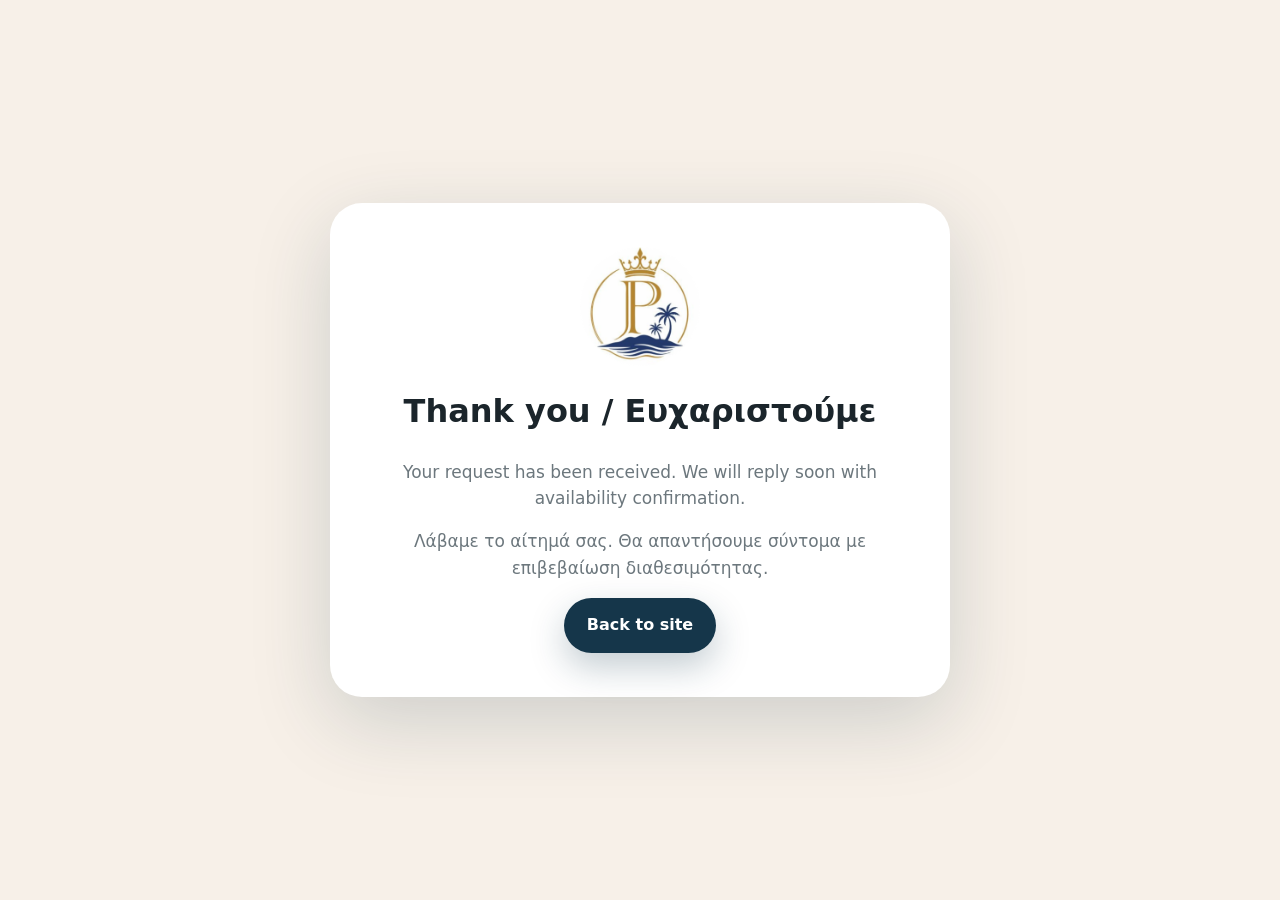
<file: thank-you.html>
<!doctype html><html lang="en"><head><meta charset="utf-8"><meta name="viewport" content="width=device-width,initial-scale=1"><title>Thank you | Prince Island View Home</title><link rel="stylesheet" href="/assets/styles.css"></head><body class="thanks"><main class="thank-card"><img src="/assets/images/logo.png" alt="Prince Island View Home"><h1>Thank you / Ευχαριστούμε</h1><p>Your request has been received. We will reply soon with availability confirmation.</p><p>Λάβαμε το αίτημά σας. Θα απαντήσουμε σύντομα με επιβεβαίωση διαθεσιμότητας.</p><a href="/" class="btn primary">Back to site</a></main></body></html>
</file>
<file: assets/styles.css>
:root{
  --sand:#f7f0e8;
  --sand-2:#efe2d3;
  --blue:#15364a;
  --blue-soft:#254d65;
  --ink:#1b252b;
  --muted:#6c777d;
  --white:#fff;
  --line:rgba(21,54,74,.15);
  --shadow:0 24px 80px rgba(21,54,74,.18);
  --radius:28px;
}
*{box-sizing:border-box}
html{scroll-behavior:smooth}
body{margin:0;font-family:Inter, ui-sans-serif, system-ui, -apple-system, BlinkMacSystemFont, "Segoe UI", sans-serif;background:var(--sand);color:var(--ink);line-height:1.55}
a{color:inherit;text-decoration:none}
img{max-width:100%;display:block}
.nav{position:fixed;top:0;left:0;right:0;z-index:50;display:flex;align-items:center;justify-content:space-between;padding:18px clamp(18px,4vw,56px);color:#fff;transition:.35s ease;background:linear-gradient(to bottom,rgba(0,0,0,.28),rgba(0,0,0,0))}
.nav.scrolled{background:rgba(247,240,232,.92);backdrop-filter:blur(16px);color:var(--blue);box-shadow:0 10px 30px rgba(21,54,74,.08)}
.brand{display:flex;align-items:center;gap:12px;font-weight:700;letter-spacing:.02em}
.brand img{width:54px;height:54px;object-fit:contain;filter:drop-shadow(0 4px 16px rgba(0,0,0,.16))}
.nav nav{display:flex;align-items:center;gap:22px;font-size:14px}
.nav-cta{padding:10px 16px;border:1px solid currentColor;border-radius:999px}
.lang{border:1px solid currentColor;background:transparent;color:inherit;border-radius:999px;padding:8px 12px;font-weight:700;cursor:pointer}
.hero{min-height:100svh;position:relative;display:grid;place-items:center;overflow:hidden;color:#fff}
.hero-bg{position:absolute;inset:0;background:url('/assets/images/hero-terrace.webp') center/cover no-repeat;transform:scale(1.04)}
.hero-overlay{position:absolute;inset:0;background:linear-gradient(90deg,rgba(8,28,40,.72),rgba(8,28,40,.32) 48%,rgba(8,28,40,.12)),linear-gradient(to top,rgba(8,28,40,.35),transparent 45%)}
.hero-content{position:relative;width:min(1120px,calc(100% - 36px));padding-top:80px}
.eyebrow{text-transform:uppercase;letter-spacing:.19em;font-size:12px;font-weight:800;color:rgba(255,255,255,.82);margin:0 0 16px}
.eyebrow.dark{color:var(--blue-soft)}
.hero h1{font-family:Georgia, "Times New Roman", serif;font-size:clamp(44px,8vw,92px);line-height:.95;margin:0;max-width:850px;font-weight:500}
.hero-copy{font-size:clamp(17px,2.2vw,22px);max-width:680px;margin:26px 0 34px;color:rgba(255,255,255,.9)}
.hero-actions,.form-actions{display:flex;gap:14px;flex-wrap:wrap}
.btn{display:inline-flex;align-items:center;justify-content:center;border-radius:999px;padding:14px 22px;font-weight:800;border:1px solid transparent;transition:.25s ease;cursor:pointer}
.btn:hover{transform:translateY(-2px)}
.primary{background:var(--blue);color:#fff;box-shadow:0 14px 35px rgba(21,54,74,.25)}
.ghost{border-color:rgba(255,255,255,.75);color:#fff;background:rgba(255,255,255,.08);backdrop-filter:blur(8px)}
.ghost-dark{border-color:var(--line);color:var(--blue);background:transparent}
.whatsapp{background:#1f8f5f;color:#fff}
.full{width:100%}
.scroll-hint{position:absolute;bottom:24px;left:50%;transform:translateX(-50%);font-size:12px;letter-spacing:.18em;text-transform:uppercase;color:rgba(255,255,255,.75)}
.section{padding:clamp(72px,10vw,132px) clamp(18px,4vw,56px)}
.section-heading{max-width:850px;margin:0 auto 42px}
.section-heading.center{text-align:center}
h2{font-family:Georgia, "Times New Roman", serif;font-size:clamp(34px,5vw,62px);line-height:1.02;font-weight:500;color:var(--blue);margin:0 0 18px}
p{font-size:17px;color:var(--muted)}
.intro-grid{display:grid;grid-template-columns:1fr 1.15fr;gap:36px;align-items:center;width:min(1160px,100%);margin:auto}
.intro-copy{background:rgba(255,255,255,.58);border:1px solid rgba(255,255,255,.8);border-radius:var(--radius);padding:clamp(28px,4vw,48px);box-shadow:var(--shadow)}
.intro-grid img,.split img{border-radius:var(--radius);box-shadow:var(--shadow);width:100%;height:620px;object-fit:cover}
.facts{display:grid;grid-template-columns:repeat(3,1fr);gap:14px;margin-top:28px}
.facts div{padding:18px;border-radius:20px;background:#fff;border:1px solid var(--line)}
.facts strong{display:block;color:var(--blue);font-size:30px;line-height:1}
.facts span{font-size:13px;color:var(--muted)}
.split{display:grid;grid-template-columns:1.05fr .95fr;align-items:center;gap:48px;background:#fff}
.split p{max-width:560px}
.amenity-grid{display:grid;grid-template-columns:repeat(4,1fr);gap:14px;width:min(1080px,100%);margin:auto}
.amenity-grid span{padding:22px 18px;border:1px solid var(--line);background:rgba(255,255,255,.64);border-radius:22px;text-align:center;color:var(--blue);font-weight:800}
.gallery-grid{display:grid;grid-template-columns:repeat(4,1fr);grid-auto-rows:260px;gap:14px;width:min(1180px,100%);margin:auto}
.photo{border:0;padding:0;border-radius:24px;overflow:hidden;cursor:pointer;background:#ddd}
.photo img{width:100%;height:100%;object-fit:cover;transition:.35s}
.photo:hover img{transform:scale(1.05)}
.photo.tall{grid-row:span 2}
.photo.wide{grid-column:span 2}

.terrace-story{background:linear-gradient(180deg,#fff 0%,var(--sand) 100%);padding-top:clamp(72px,9vw,118px)}
.terrace-story .section-heading p:not(.eyebrow){max-width:720px;margin:0 auto;color:var(--muted)}
.terrace-strip{width:min(1220px,100%);margin:42px auto 0;display:grid;grid-template-columns:1.25fr .9fr .9fr;gap:16px;align-items:stretch}
.terrace-card{margin:0;border-radius:30px;overflow:hidden;min-height:420px;box-shadow:var(--shadow);position:relative;background:#ddd}
.terrace-card.large{min-height:560px}
.terrace-card img{width:100%;height:100%;object-fit:cover;transition:.5s ease}
.terrace-card:hover img{transform:scale(1.035)}
.terrace-first .photo:nth-child(1){grid-row:span 2}
.terrace-first .photo:nth-child(2),.terrace-first .photo:nth-child(5){grid-column:span 2}
@media (max-width:900px){
  .terrace-strip{grid-template-columns:1fr;gap:14px}
  .terrace-card,.terrace-card.large{min-height:360px}
}
@media (max-width:620px){
  .terrace-card,.terrace-card.large{min-height:310px;border-radius:24px}
  .terrace-first .photo:nth-child(2),.terrace-first .photo:nth-child(5){grid-column:span 1}
}

.calculator{background:linear-gradient(135deg,#fff 0%,#f5eadf 100%)}
.calc-card{display:grid;grid-template-columns:.9fr 1.1fr;gap:34px;width:min(1120px,100%);margin:auto;background:var(--white);border-radius:32px;padding:clamp(24px,4vw,46px);box-shadow:var(--shadow);border:1px solid rgba(21,54,74,.1)}
.calc-copy ul{padding-left:20px;color:var(--blue);font-weight:700}
.calc-form,.request-form{display:grid;gap:16px}
label{display:grid;gap:8px;font-weight:800;color:var(--blue);font-size:14px}
input,select,textarea{width:100%;border:1px solid var(--line);border-radius:18px;padding:15px 16px;background:#fff;font:inherit;color:var(--ink);outline:none}
input:focus,select:focus,textarea:focus{border-color:var(--blue);box-shadow:0 0 0 4px rgba(21,54,74,.08)}
.two{display:grid;grid-template-columns:1fr 1fr;gap:14px}
.result{min-height:104px;border-radius:22px;background:var(--sand);border:1px solid var(--line);padding:18px;color:var(--blue);display:flex;align-items:center;font-weight:800}
.result strong{font-size:34px;display:block;line-height:1.05;margin-top:4px}
.result.error{background:#fff0ed;color:#9e2b20}
.request-form{width:min(920px,100%);margin:auto;background:rgba(255,255,255,.66);border:1px solid rgba(255,255,255,.82);border-radius:32px;padding:clamp(22px,4vw,42px);box-shadow:var(--shadow)}
.hidden{display:none}
.final-image{position:relative;min-height:70svh;display:grid;place-items:center;overflow:hidden;color:#fff;text-align:center}
.final-image img{position:absolute;inset:0;width:100%;height:100%;object-fit:cover}
.final-image:after{content:"";position:absolute;inset:0;background:rgba(8,28,40,.42)}
.final-image div{position:relative;z-index:1;padding:24px}
.final-image h2{color:#fff;max-width:780px}
footer{text-align:center;padding:54px 18px;background:var(--blue);color:#fff}
footer img{width:96px;height:96px;object-fit:contain;margin:0 auto 16px;background:#fff;border-radius:50%;padding:6px;box-shadow:0 10px 30px rgba(0,0,0,.18)}
footer p,footer a{color:rgba(255,255,255,.82);margin:6px}
dialog{border:0;border-radius:28px;padding:0;background:transparent;max-width:min(1100px,92vw)}
dialog::backdrop{background:rgba(0,0,0,.78)}
dialog img{max-height:86vh;border-radius:24px}
#closeLightbox{position:absolute;top:-18px;right:-18px;width:44px;height:44px;border-radius:50%;border:0;background:#fff;font-size:28px;cursor:pointer}
.thanks{min-height:100svh;display:grid;place-items:center;background:var(--sand)}
.thank-card{width:min(620px,calc(100% - 36px));background:#fff;border-radius:32px;text-align:center;padding:44px;box-shadow:var(--shadow)}
.thank-card img{width:120px;margin:auto}
@media (max-width:900px){
  .nav{padding:12px 16px}.brand span{font-size:13px;max-width:120px;line-height:1.1}.brand img{width:44px;height:44px}
  .nav nav{gap:8px}.nav nav a:not(.nav-cta){display:none}.nav-cta{padding:9px 12px;font-size:13px}
  .intro-grid,.split,.calc-card{grid-template-columns:1fr}
  .intro-grid img,.split img{height:420px}
  .amenity-grid{grid-template-columns:repeat(2,1fr)}
  .gallery-grid{grid-template-columns:1fr 1fr;grid-auto-rows:210px}
  .photo.wide{grid-column:span 2}.photo.tall{grid-row:span 1}
}
@media (max-width:620px){
  .hero-content{padding-top:40px}.hero h1{font-size:44px}
  .two,.facts{grid-template-columns:1fr}
  .gallery-grid{grid-template-columns:1fr;grid-auto-rows:280px}
  .photo.wide{grid-column:span 1}
  .amenity-grid{grid-template-columns:1fr}
  .form-actions .btn{width:100%}
}

.footer-brand{font-weight:700;letter-spacing:.04em;color:#fff;margin-top:8px}
.footer-contact{display:flex;flex-direction:column;align-items:center;gap:10px;margin-top:18px}
.footer-line{display:flex;align-items:center;justify-content:center;gap:8px;max-width:100%;word-break:break-word;text-decoration:none;font-weight:600}
.contact-icon{font-size:1.05rem;line-height:1}
.footer-socials{display:flex;align-items:center;justify-content:center;gap:10px;flex-wrap:wrap;margin-top:4px}
.social-chip{display:inline-flex;align-items:center;justify-content:center;min-height:38px;padding:0 16px;border-radius:999px;text-decoration:none;font-weight:800;color:#fff!important;box-shadow:0 10px 22px rgba(0,0,0,.16)}
.whatsapp-chip{background:#25D366}
.viber-chip{background:#7360F2}
@media (max-width:520px){
  footer{padding-left:22px;padding-right:22px}
  .footer-line{font-size:.95rem;line-height:1.4}
  .footer-socials{width:100%}
  .social-chip{flex:1 1 130px;max-width:180px}
}
.guest-pair{display:grid;grid-template-columns:1fr 1fr;gap:14px}
.viber{background:#7360F2;color:#fff}
.request-status{display:none;margin-top:12px;padding:12px 14px;border-radius:18px;font-weight:700;text-align:center}
.request-status.success{display:block;background:rgba(31,143,95,.12);color:#1f8f5f;border:1px solid rgba(31,143,95,.25)}
.request-status.error{display:block;background:rgba(190,80,60,.12);color:#9b3d2e;border:1px solid rgba(190,80,60,.25)}
.contact-actions .btn{min-width:180px}
@media(max-width:720px){.guest-pair{grid-template-columns:1fr}.contact-actions .btn{width:100%}}
</file>
